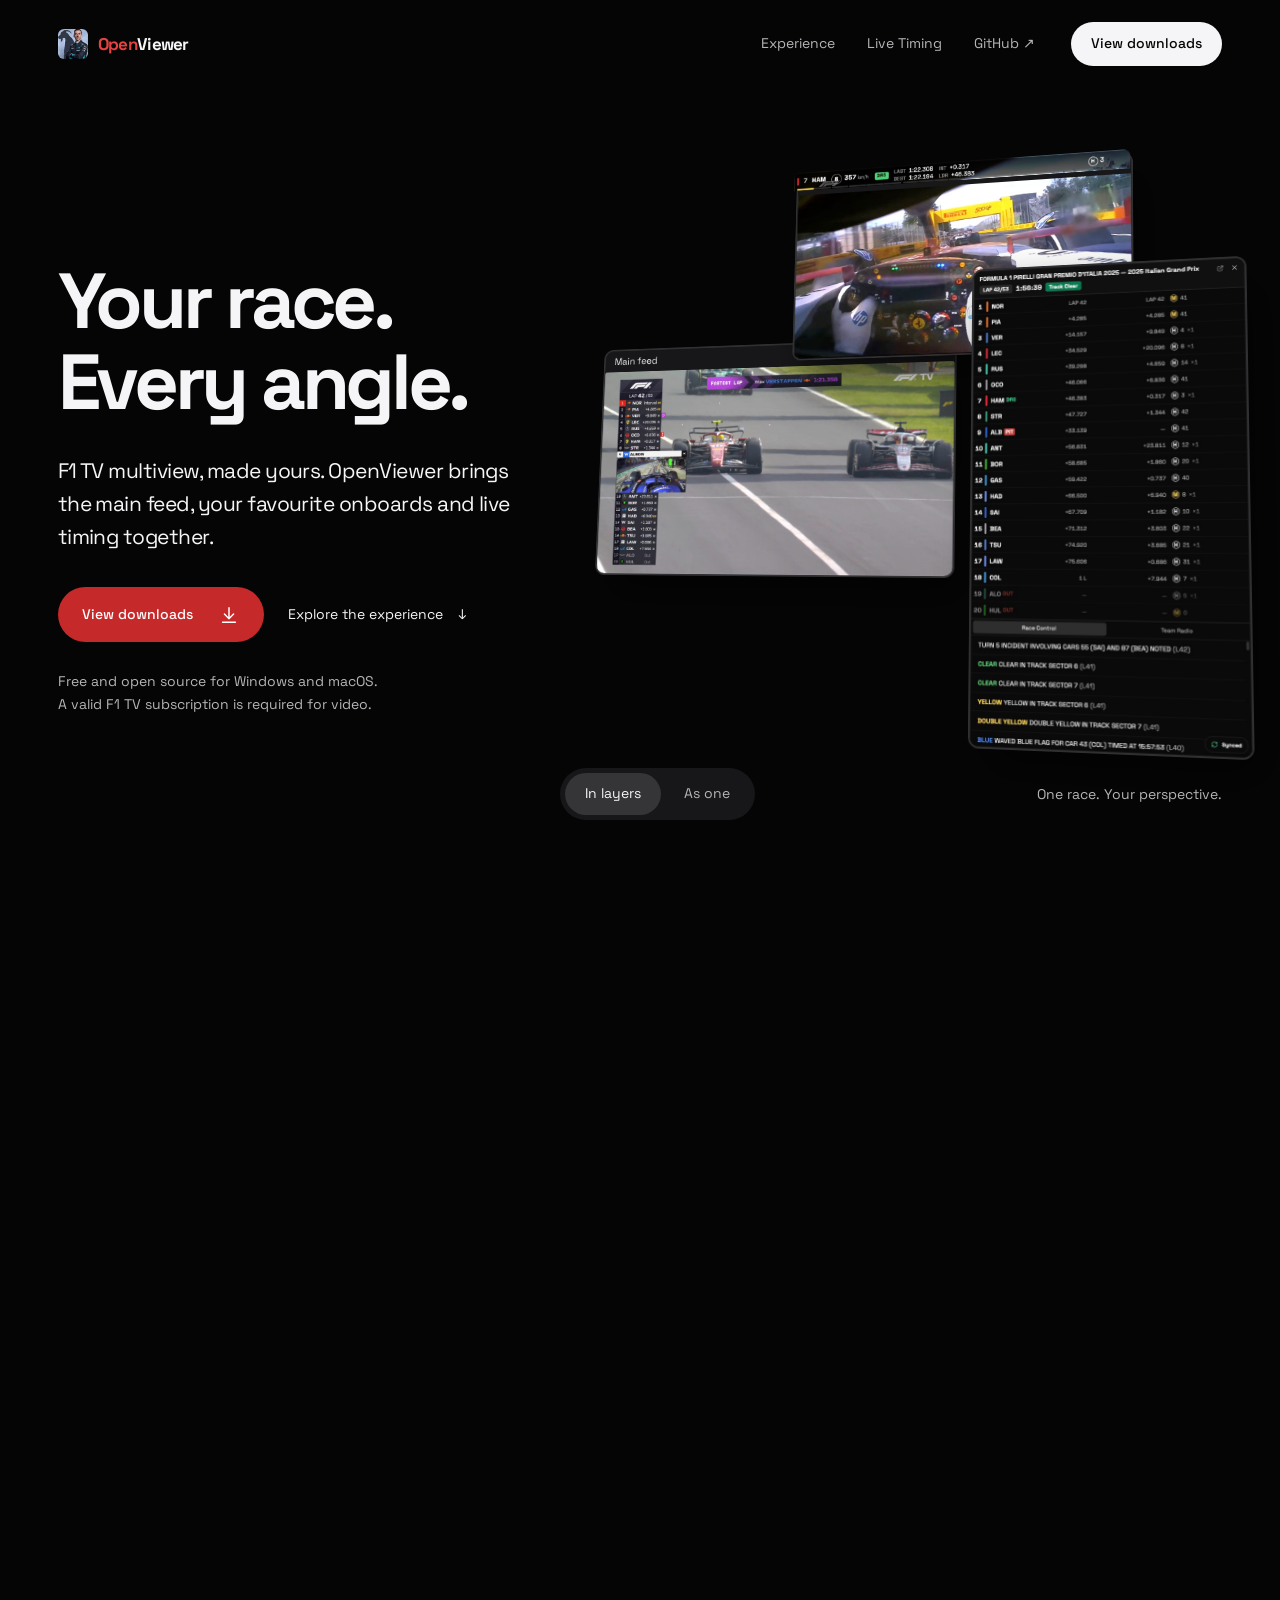
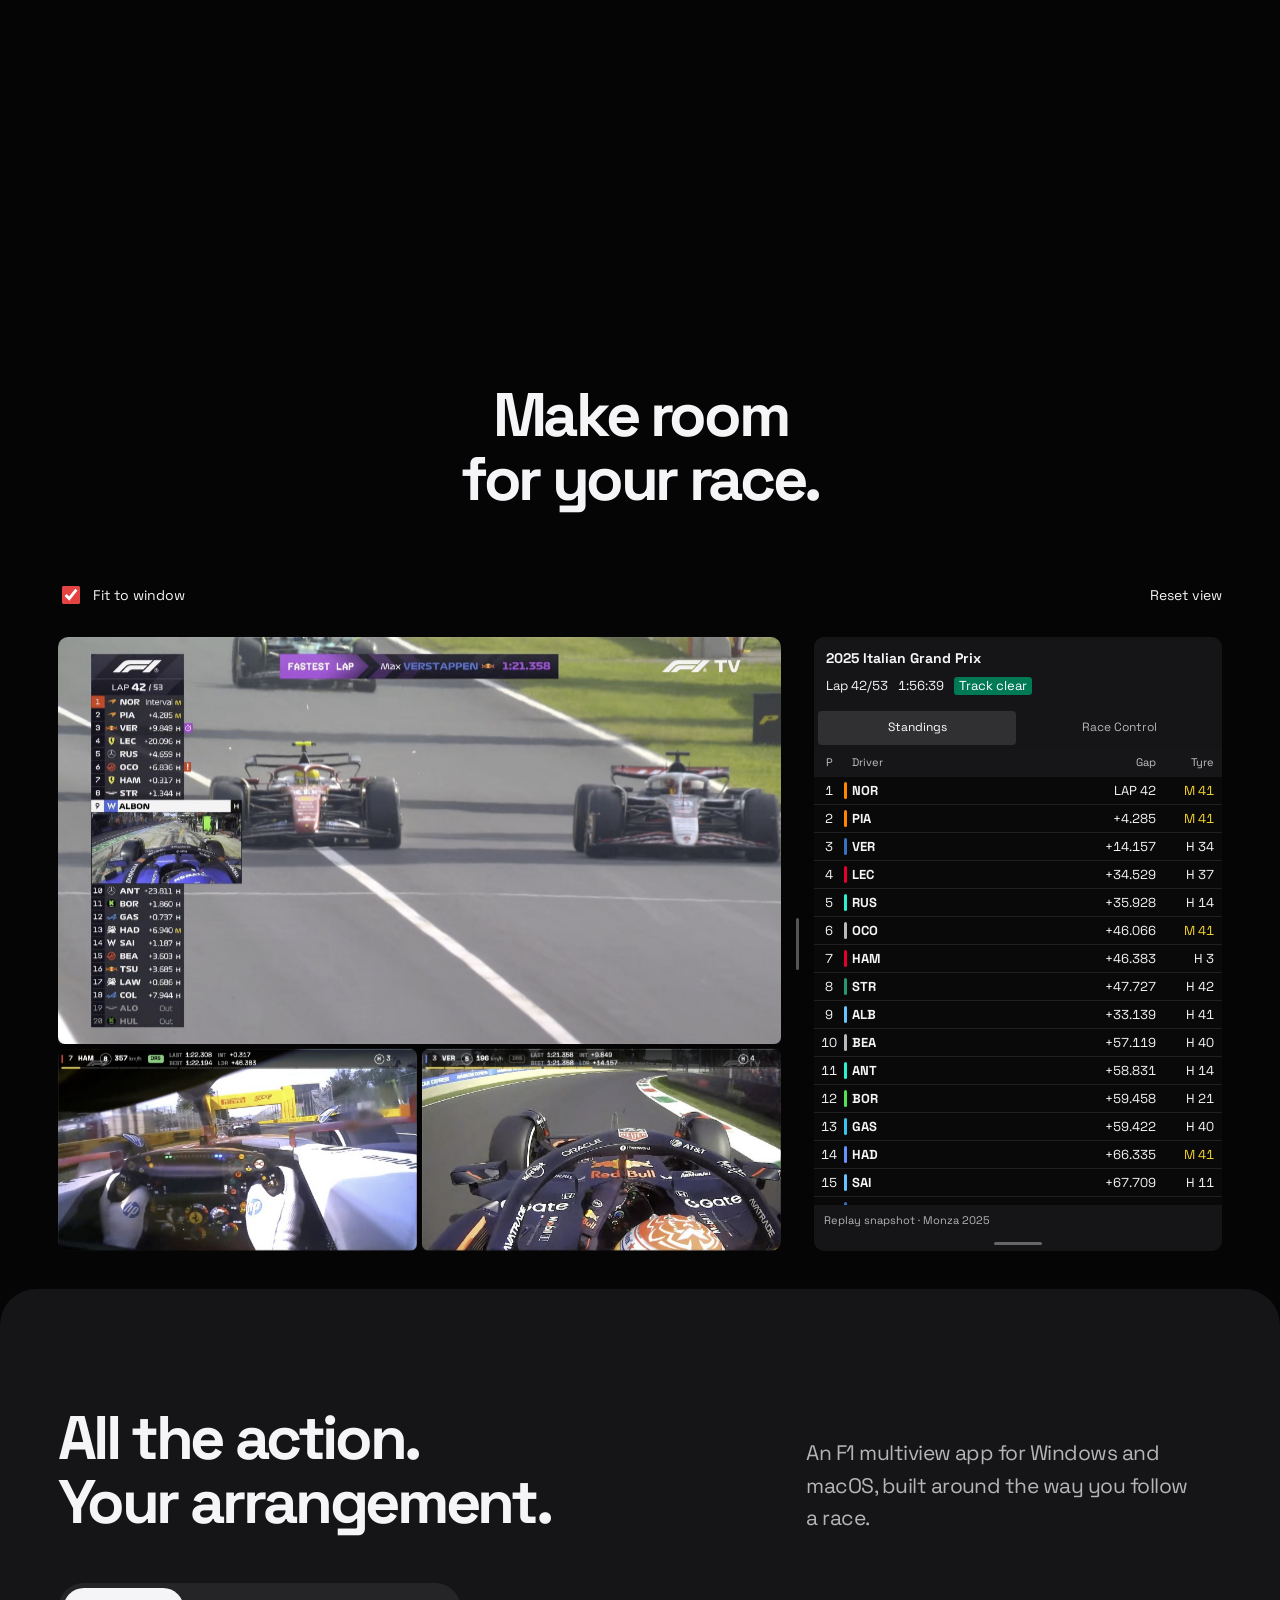
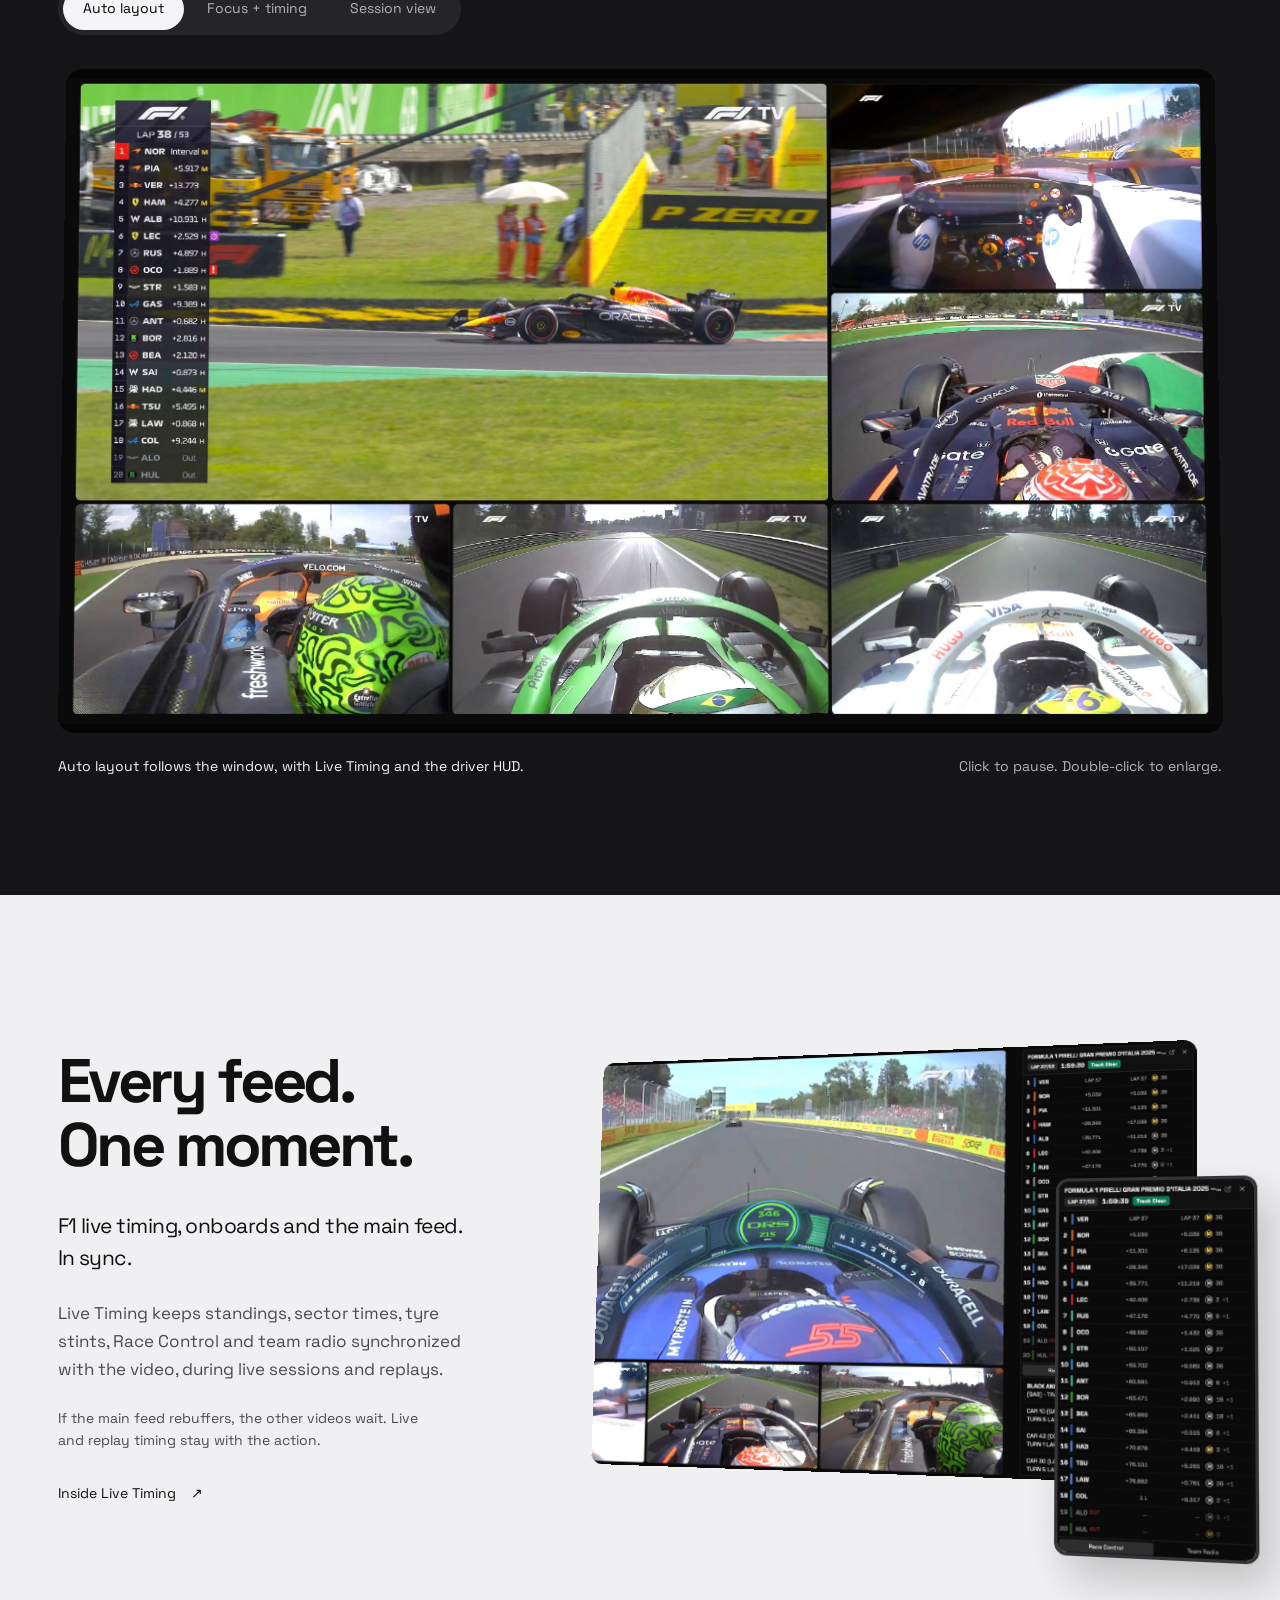
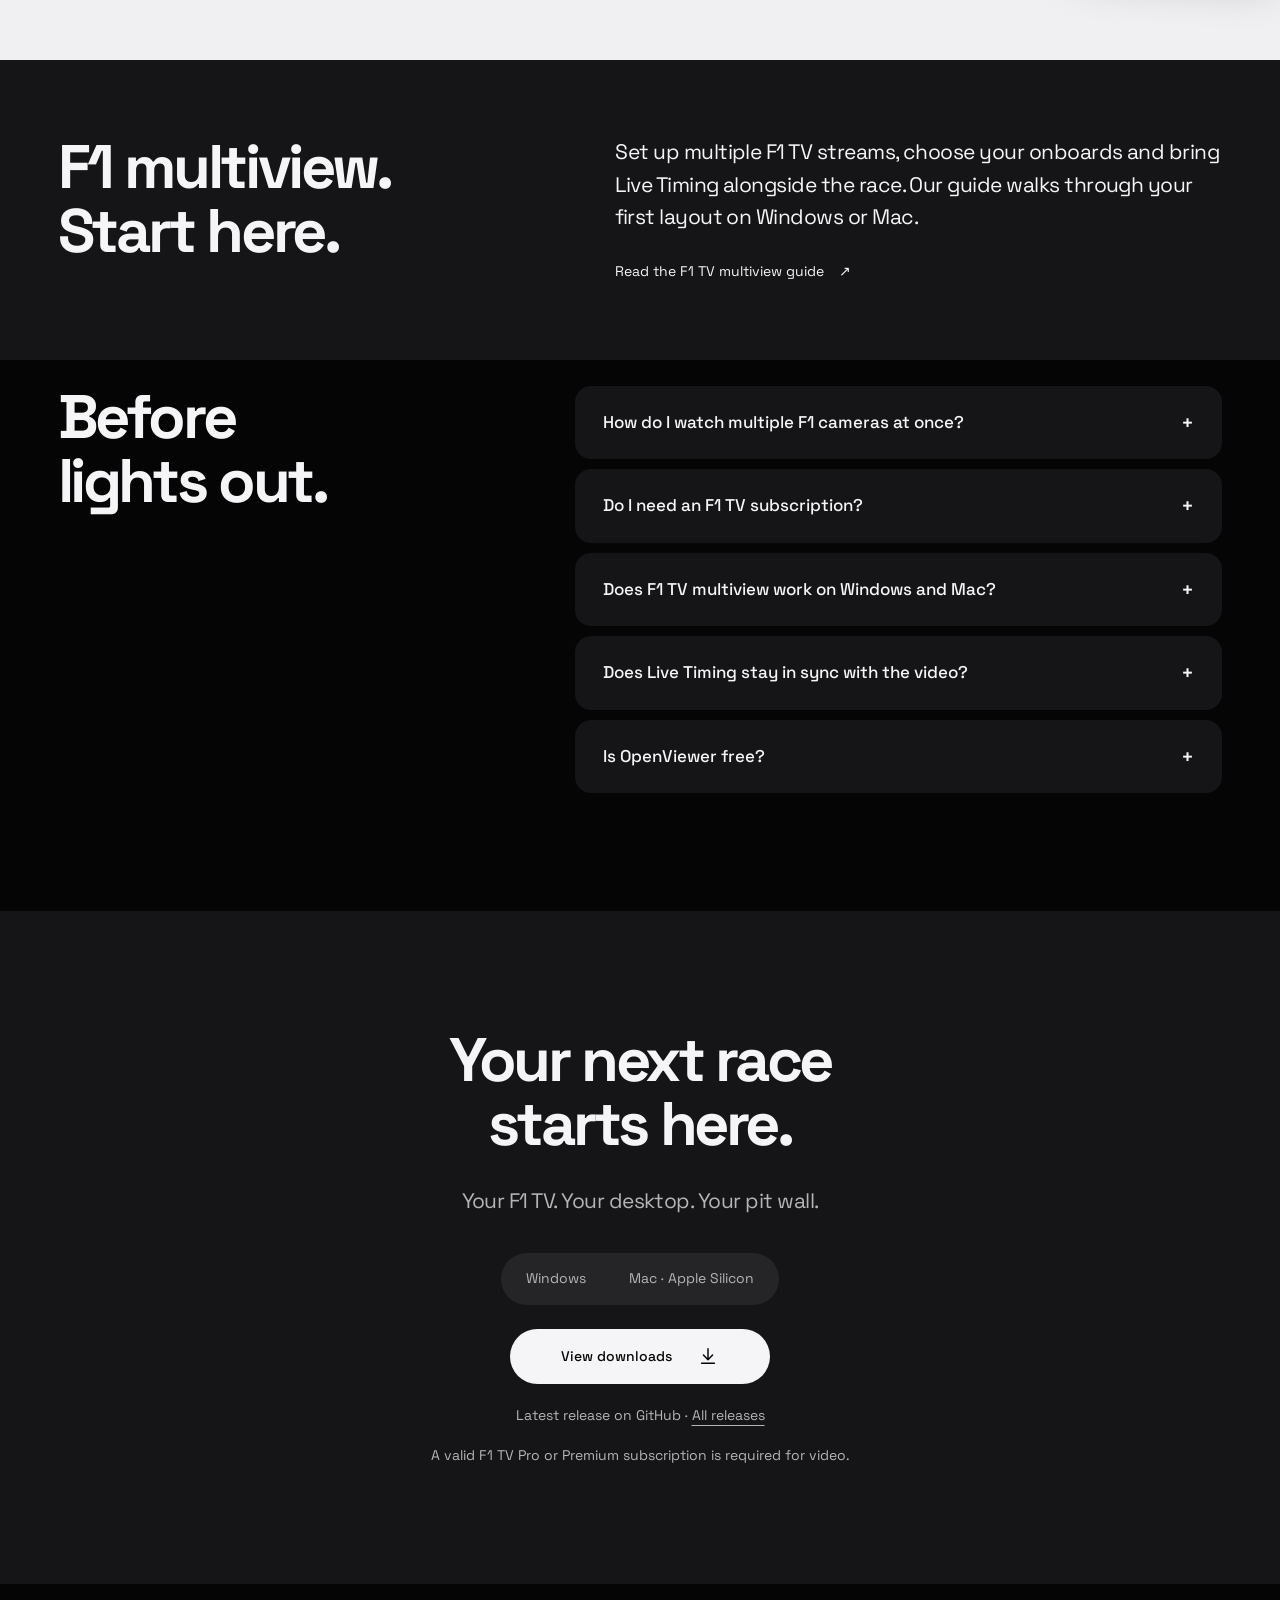
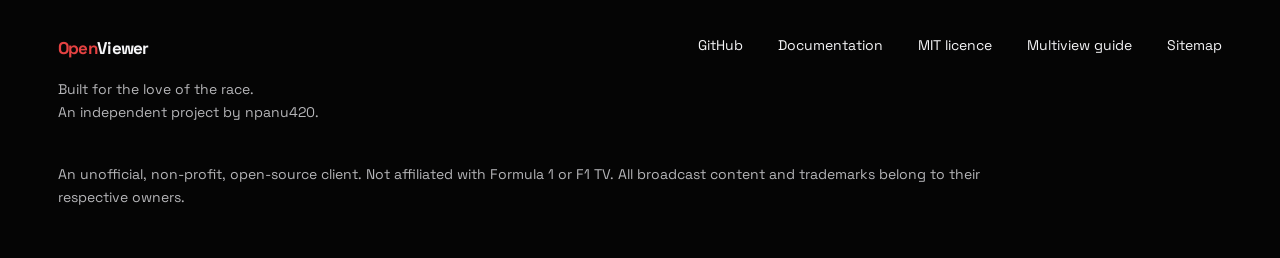
<file: index.html>
<!doctype html>
<html lang="en">
<head>
  <meta charset="utf-8">
  <meta name="google-site-verification" content="cEhkAy2MqYsRJxxLP0mTaeOP2c90HiJ3ruNMBMlHJqE">
  <meta name="viewport" content="width=device-width, initial-scale=1">
  <meta name="theme-color" content="#050505">
  <title>OpenViewer — F1 TV Multiview &amp; Live Timing</title>
  <meta name="description" content="Build your F1 TV multiview with synced onboards, live timing and saved layouts. OpenViewer is free and open source for Windows and macOS. Subscription required.">
  <meta name="robots" content="index,follow,max-image-preview:large,max-snippet:-1,max-video-preview:-1">
  <link rel="canonical" href="https://npanu420.github.io/openviewer/">
  <meta property="og:type" content="website">
  <meta property="og:site_name" content="OpenViewer">
  <meta property="og:locale" content="en_GB">
  <meta property="og:title" content="OpenViewer — F1 TV Multiview &amp; Live Timing">
  <meta property="og:description" content="Build your F1 TV multiview with synced onboards, live timing and saved layouts. OpenViewer is free and open source for Windows and macOS. Subscription required.">
  <meta property="og:url" content="https://npanu420.github.io/openviewer/">
  <meta property="og:image" content="https://npanu420.github.io/openviewer/assets/openviewer-social.jpg">
  <meta property="og:image:secure_url" content="https://npanu420.github.io/openviewer/assets/openviewer-social.jpg">
  <meta property="og:image:type" content="image/jpeg">
  <meta property="og:image:width" content="1200">
  <meta property="og:image:height" content="630">
  <meta property="og:image:alt" content="OpenViewer: Your race. Every angle. Main feed, onboard telemetry and Live Timing, together.">
  <meta name="twitter:card" content="summary_large_image">
  <meta name="twitter:title" content="OpenViewer — F1 TV Multiview &amp; Live Timing">
  <meta name="twitter:description" content="Build your F1 TV multiview with synced onboards, live timing and saved layouts. OpenViewer is free and open source for Windows and macOS. Subscription required.">
  <meta name="twitter:image" content="https://npanu420.github.io/openviewer/assets/openviewer-social.jpg">
  <meta name="twitter:image:alt" content="OpenViewer multiview with the race feed, an onboard and Live Timing.">
  <link rel="icon" href="assets/app-icon.png">
  <link rel="preload" href="assets/space-grotesk-700.woff2" as="font" type="font/woff2" crossorigin>
  <link rel="stylesheet" href="assets/motion/stage.css">
  <link rel="stylesheet" href="pitwall.css?v=20261116-default2">
  <script>document.documentElement.classList.add('js')</script>
  <script src="assets/motion/gsap.min.js" defer></script>
  <script src="assets/motion/ScrollTrigger.min.js" defer></script>
  <script src="assets/motion/stage.js" defer></script>
  <script src="pitwall.js" defer></script>
  <script src="downloads.js" defer></script>
  <script src="auto-tiling.js" defer></script>
  <script src="timing-demo.js?v=20261116-default2" defer></script>
  <script type="application/ld+json">
{
  "@context": "https://schema.org",
  "@graph": [
    {
      "@type": "WebSite",
      "@id": "https://npanu420.github.io/openviewer/#website",
      "url": "https://npanu420.github.io/openviewer/",
      "name": "OpenViewer",
      "description": "Build your F1 TV multiview with synced onboards, live timing and saved layouts. OpenViewer is free and open source for Windows and macOS. Subscription required.",
      "inLanguage": "en",
      "publisher": {
        "@id": "https://npanu420.github.io/openviewer/#author"
      }
    },
    {
      "@type": "WebPage",
      "@id": "https://npanu420.github.io/openviewer/#webpage",
      "url": "https://npanu420.github.io/openviewer/",
      "name": "OpenViewer — F1 TV Multiview & Live Timing",
      "description": "Build your F1 TV multiview with synced onboards, live timing and saved layouts. OpenViewer is free and open source for Windows and macOS. Subscription required.",
      "inLanguage": "en",
      "isPartOf": {
        "@id": "https://npanu420.github.io/openviewer/#website"
      },
      "mainEntity": {
        "@id": "https://npanu420.github.io/openviewer/#project"
      },
      "primaryImageOfPage": {
        "@type": "ImageObject",
        "url": "https://npanu420.github.io/openviewer/assets/openviewer-social.jpg",
        "width": 1200,
        "height": 630
      }
    },
    {
      "@type": "SoftwareSourceCode",
      "@id": "https://npanu420.github.io/openviewer/#project",
      "name": "OpenViewer",
      "alternateName": "F1OpenViewer",
      "description": "Build your F1 TV multiview with synced onboards, live timing and saved layouts. OpenViewer is free and open source for Windows and macOS. Subscription required.",
      "url": "https://npanu420.github.io/openviewer/",
      "codeRepository": "https://github.com/npanu420/F1OpenViewer",
      "license": "https://github.com/npanu420/F1OpenViewer/blob/main/LICENSE",
      "programmingLanguage": "TypeScript",
      "runtimePlatform": [
        "Windows",
        "macOS (Apple Silicon)"
      ],
      "isAccessibleForFree": true,
      "author": {
        "@id": "https://npanu420.github.io/openviewer/#author"
      },
      "image": "https://npanu420.github.io/openviewer/assets/openviewer-social.jpg"
    },
    {
      "@type": "Person",
      "@id": "https://npanu420.github.io/openviewer/#author",
      "name": "npanu420",
      "url": "https://github.com/npanu420"
    }
  ]
}
  </script>
</head>
<body>
<a class="skip-link" href="#overview">Skip to content</a>
<header class="site-header">
  <div class="header-inner frame">
    <a class="brand" href="#overview" aria-label="OpenViewer home"><img src="assets/app-icon.png" width="30" height="30" alt=""><span><b>Open</b>Viewer</span></a>
    <nav aria-label="Main navigation"><a href="#layouts">Experience</a><a href="#timing">Live Timing</a><a href="https://github.com/npanu420/F1OpenViewer">GitHub <span aria-hidden="true">↗</span></a></nav>
    <a class="button button-small" data-download href="https://github.com/npanu420/F1OpenViewer/releases/latest"><span data-download-label>View downloads</span></a>
  </div>
</header>
<main>
<section class="scene hero-scene is-rest" id="overview" data-scene="hero-assembly" data-options='{"hold":1}'><div class="scene-stage"><div class="hero frame">
  <div class="hero-copy">
    <h1>Your race.<br> Every angle.</h1>
    <p class="lead">F1 TV multiview, made yours. OpenViewer brings the main feed, your favourite onboards and live timing together.</p>
    <div class="hero-actions"><a class="button button-red" data-download href="https://github.com/npanu420/F1OpenViewer/releases/latest"><span data-download-label>View downloads</span> <svg viewBox="0 0 24 24" aria-hidden="true"><path d="M12 4v12m-5-5 5 5 5-5M5 20h14"/></svg></a><a class="quiet-link" href="#layouts">Explore the experience <span aria-hidden="true">↓</span></a></div>
    <p class="small muted hero-requirement">Free and open source for Windows and macOS.<br>  A valid F1 TV subscription is required for video.</p>
  </div>
  <div class="hero-visual" data-ui aria-label="An exploded view of the actual OpenViewer multiview">
    <div class="depth-space">
      <div class="depth-rig">
        <div class="screen-plane plane-main"><div class="plane-caption"><span>Main feed</span></div><div class="source-crop crop-race-main"><img src="assets/race-detail.jpg" width="1920" height="1080" alt="Main race feed at the Italian Grand Prix" fetchpriority="high"></div></div>
        <div class="screen-plane plane-onboard"><div class="onboard-telemetry source-crop crop-onboard-data"><img src="assets/race-detail.jpg" width="1920" height="1080" alt="Actual Hamilton onboard data: gear, speed, DRS, lap times and intervals"></div><div class="source-crop crop-onboard-video"><img src="assets/race-detail.jpg" width="1920" height="1080" alt="Hamilton onboard camera at Monza"></div></div>
        <div class="screen-plane plane-timing"><div class="source-crop crop-race-timing"><img src="assets/race-detail.jpg" width="1920" height="1080" alt="Live Timing standings, tyre stints and Race Control messages"></div></div>
      </div>
    </div>
    <div class="depth-controls"><div class="segmented" role="group" aria-label="Screen presentation"><button type="button" data-depth="layers" aria-pressed="true">In layers</button><button type="button" data-depth="flat" aria-pressed="false">As one</button></div><span class="small muted depth-hint">One race. Your perspective.</span></div>
  </div>
</div></div></section>

<section class="layout-story section-space" id="layouts">
  <div class="frame"><div class="layout-heading"><h2>Make room<br> for your race.</h2></div><div class="dock-demo-controls"><label class="auto-fit-label"><input type="checkbox" data-dock-auto checked> Fit to window</label><button class="text-button" type="button" data-dock-reset>Reset view</button></div><label class="dock-width-control"><span>Timing width</span><input type="range" data-dock-width min="280" max="800" step="1" value="360" aria-label="Live Timing width"></label><div class="wide-screen layout-showcase" data-ui>
      <div class="layout-video-column"><div class="auto-feed-canvas" aria-label="Interactive automatic multiview layout"><button class="image-button auto-feed" data-feed="main" type="button" data-enlarge aria-label="Enlarge main race feed"><img src="assets/feed-main.jpg" width="1257" height="706" alt="Main race feed" loading="eager" decoding="async"></button><button class="image-button auto-feed" data-feed="ham" type="button" data-enlarge aria-label="Enlarge hamilton onboard with driver hud"><img src="assets/feed-ham.jpg" width="625" height="352" alt="Hamilton onboard with driver HUD" loading="eager" decoding="async"></button><button class="image-button auto-feed" data-feed="ver" type="button" data-enlarge aria-label="Enlarge verstappen onboard with driver hud"><img src="assets/feed-ver.jpg" width="625" height="352" alt="Verstappen onboard with driver HUD" loading="eager" decoding="async"></button><button class="image-button auto-feed" data-feed="nor" type="button" data-enlarge aria-label="Enlarge mclaren onboard" hidden><img src="assets/feed-nor.jpg" width="619" height="348" alt="McLaren onboard" loading="eager" decoding="async"></button><button class="image-button auto-feed" data-feed="hul" type="button" data-enlarge aria-label="Enlarge sauber onboard" hidden><img src="assets/feed-hul.jpg" width="619" height="348" alt="Sauber onboard" loading="eager" decoding="async"></button><button class="image-button auto-feed" data-feed="law" type="button" data-enlarge aria-label="Enlarge racing bulls onboard" hidden><img src="assets/feed-law.jpg" width="619" height="348" alt="Racing Bulls onboard" loading="eager" decoding="async"></button></div></div>
      <div class="dock-width-handle" role="separator" tabindex="0" aria-orientation="vertical" aria-label="Resize Live Timing width" aria-valuemin="280" aria-valuemax="800" aria-valuenow="360"><span></span></div>
      <figure class="layout-timing-panel interactive-dock" aria-label="Interactive replay timing snapshot">
        <header class="dock-session"><strong>2025 Italian Grand Prix</strong><div><span>Lap 42/53</span><span>1:56:39</span><span class="track-clear">Track clear</span></div></header>
        <div class="dock-panel-tabs" role="tablist" aria-label="Timing panels"><button type="button" role="tab" data-dock-tab="standings" aria-selected="true" aria-controls="dock-standings" id="dock-tab-standings">Standings</button><button type="button" role="tab" data-dock-tab="control" aria-selected="false" aria-controls="dock-control" id="dock-tab-control" tabindex="-1">Race Control</button></div>
        <div class="dock-content"><div class="dock-standings" id="dock-standings" role="tabpanel" aria-labelledby="dock-tab-standings"><table aria-label="Italian Grand Prix replay standings"><thead><tr><th scope="col">P</th><th scope="col">Driver</th><th scope="col">Gap</th><th scope="col" class="dock-interval">Interval</th><th scope="col">Tyre</th></tr></thead><tbody></tbody></table></div><div class="dock-control" id="dock-control" role="tabpanel" aria-labelledby="dock-tab-control" hidden></div></div>
        <figcaption class="dock-snapshot">Replay snapshot · Monza 2025</figcaption>
        <div class="dock-height-handle" role="separator" tabindex="0" aria-orientation="horizontal" aria-label="Resize Live Timing height" aria-valuemin="380" aria-valuemax="1120" aria-valuenow="620"><span></span></div>
      </figure>
    </div></div>
</section>

<section class="experience section-space" id="experience">
  <div class="frame">
    <div class="section-heading"><h2>All the action.<br> Your arrangement.</h2><p class="lead muted">An F1 multiview app for Windows and macOS, built around the way you follow a race.</p></div>
    <div class="experience-controls"><div class="segmented" role="group" aria-label="Choose a viewing mode"><button type="button" data-view="multiview" aria-pressed="true">Auto layout</button><button type="button" data-view="focus" aria-pressed="false">Focus + timing</button><button type="button" data-view="session" aria-pressed="false">Session view</button></div><button class="text-button" type="button" data-open-current hidden>View full size <span aria-hidden="true">↗</span></button></div>
    <div class="product-screen" data-ui><div class="experience-player" role="button" tabindex="0" aria-label="Play video. Double-click to enlarge." aria-describedby="player-help"><video class="experience-video" muted loop playsinline disablepictureinpicture disableremoteplayback preload="none" poster="assets/multiview.jpg" width="2560" height="1482" aria-label="OpenViewer auto layout demonstration: streams, Live Timing and driver HUD"><source src="assets/auto-layout-demo.mp4" type="video/mp4"><a href="assets/auto-layout-demo.mp4">Watch the auto layout video</a></video></div><button class="image-button experience-still" hidden type="button" data-enlarge aria-label="Enlarge the selected OpenViewer screenshot"><img class="experience-image" src="assets/multiview.jpg" width="1920" height="1080" alt="OpenViewer fullscreen multiview with a main feed and five onboard cameras" loading="lazy"></button></div>
    <div class="experience-caption"><p class="small" id="view-description" aria-live="polite">Auto layout follows the window, with Live Timing and the driver HUD.</p><span class="small muted" id="player-help">Click to pause. Double-click to enlarge.</span></div>
  </div>
</section>



<section class="timing section-space" id="timing">
  <div class="frame timing-layout">
    <div class="timing-copy"><h2>Every feed.<br> One moment.</h2><p class="lead">F1 live timing, onboards and the main feed. In sync.</p><p class="muted">Live Timing keeps standings, sector times, tyre stints, Race Control and team radio synchronized with the video, during live sessions and replays.</p><p class="small muted">If the main feed rebuffers, the other videos wait. Live and replay timing stay with the action.</p><a class="quiet-link" href="https://github.com/npanu420/F1OpenViewer#live-timing">Inside Live Timing <span aria-hidden="true">↗</span></a></div>
    <div class="timing-gallery" data-ui><button class="image-button timing-image" type="button" data-enlarge aria-label="Enlarge Focus view with Live Timing"><img src="assets/focus-timing.jpg" width="1920" height="1080" alt="An onboard video, three supporting feeds and synchronized Live Timing" loading="lazy"></button><div class="timing-detail"><div class="source-crop crop-timing-detail"><img src="assets/focus-timing.jpg" width="1920" height="1080" alt="Detail of the actual OpenViewer timing panel" loading="lazy"></div></div></div>
  </div>
</section>



<section class="reading-section" id="guide"><div class="frame reading-grid"><h2>F1 multiview.<br> Start here.</h2><div><p class="lead">Set up multiple F1 TV streams, choose your onboards and bring Live Timing alongside the race. Our guide walks through your first layout on Windows or Mac.</p><a class="quiet-link" href="f1-tv-multiview/">Read the F1 TV multiview guide <span aria-hidden="true">↗</span></a></div></div></section>

<section class="faq section-space" id="questions"><div class="frame faq-layout"><h2>Before<br> lights out.</h2><div class="faq-items">
  <details><summary>How do I watch multiple F1 cameras at once?<span aria-hidden="true">+</span></summary><p>Open a session in OpenViewer, choose the main feed and the onboard cameras you want, then use auto layout or arrange the panels yourself. See the <a href="f1-tv-multiview/">F1 TV multiview setup guide</a> for the full walkthrough.</p></details>
  <details><summary>Do I need an F1 TV subscription?<span aria-hidden="true">+</span></summary><p>Yes. Video playback requires your own active F1 TV Pro or Premium subscription. F1 TV’s regional restrictions and entitlement checks still apply.</p></details>
  <details><summary>Does F1 TV multiview work on Windows and Mac?<span aria-hidden="true">+</span></summary><p>Windows and macOS are supported. The Mac download is for Apple Silicon. The download buttons check the latest published release on GitHub; see the release page for every available build.</p></details>
  <details><summary>Does Live Timing stay in sync with the video?<span aria-hidden="true">+</span></summary><p>Yes. Live Timing stays synchronized with the video during live sessions and replays, so standings, gaps, tyre stints, Race Control and team radio follow the action you are watching.</p></details>
  <details><summary>Is OpenViewer free?<span aria-hidden="true">+</span></summary><p>The app is free and open source under the MIT licence, with no ads or telemetry. Your F1 TV video subscription is separate. Live Timing uses a public archive and does not require F1 TV login.</p></details>
</div></div></section>

<section class="download section-space" id="download"><div class="frame download-inner"><h2>Your next race<br> starts here.</h2><p class="lead muted">Your F1 TV. Your desktop. Your pit wall.</p><div class="segmented platform-controls" role="group" aria-label="Choose your operating system"><button type="button" data-platform="windows" aria-pressed="false">Windows</button><button type="button" data-platform="mac" aria-pressed="false">Mac · Apple Silicon</button></div><a class="button download-link" data-download href="https://github.com/npanu420/F1OpenViewer/releases/latest"><span data-download-label>View downloads</span><svg viewBox="0 0 24 24" aria-hidden="true"><path d="M12 4v12m-5-5 5 5 5-5M5 20h14"/></svg></a><p class="small muted release-note"><span data-release-label aria-live="polite">Latest release on GitHub</span> <span aria-hidden="true">·</span> <a href="https://github.com/npanu420/F1OpenViewer/releases/latest" data-release-page>All releases</a></p><p class="small muted">A valid F1 TV Pro or Premium subscription is required for video.</p></div></section>
</main>
<footer class="site-footer frame"><div class="footer-top"><div><a class="brand" href="#overview"><span><b>Open</b>Viewer</span></a><p class="small muted">Built for the love of the race.<br> An independent project by npanu420.</p></div><div class="footer-links"><a href="https://github.com/npanu420/F1OpenViewer">GitHub</a><a href="https://github.com/npanu420/F1OpenViewer/blob/main/docs/SETUP.md">Documentation</a><a href="https://github.com/npanu420/F1OpenViewer/blob/main/LICENSE">MIT licence</a><a href="f1-tv-multiview/">Multiview guide</a><a href="sitemap.xml">Sitemap</a></div></div><p class="legal small muted">An unofficial, non-profit, open-source client. Not affiliated with Formula 1 or F1 TV. All broadcast content and trademarks belong to their respective owners.</p></footer>
<dialog class="lightbox"><div class="lightbox-top"><p class="small">OpenViewer</p><button class="close-lightbox" type="button" autofocus aria-label="Close enlarged view">Close <span aria-hidden="true">×</span></button></div><img src="assets/multiview.jpg" width="1920" height="1080" alt="Enlarged OpenViewer screenshot"><div class="lightbox-player" hidden role="button" tabindex="0" aria-label="Pause video. Double-click to enlarge."><video class="lightbox-video" muted playsinline disablepictureinpicture disableremoteplayback hidden aria-label="OpenViewer auto layout demonstration"></video></div></dialog>
</body>
</html>
</file>
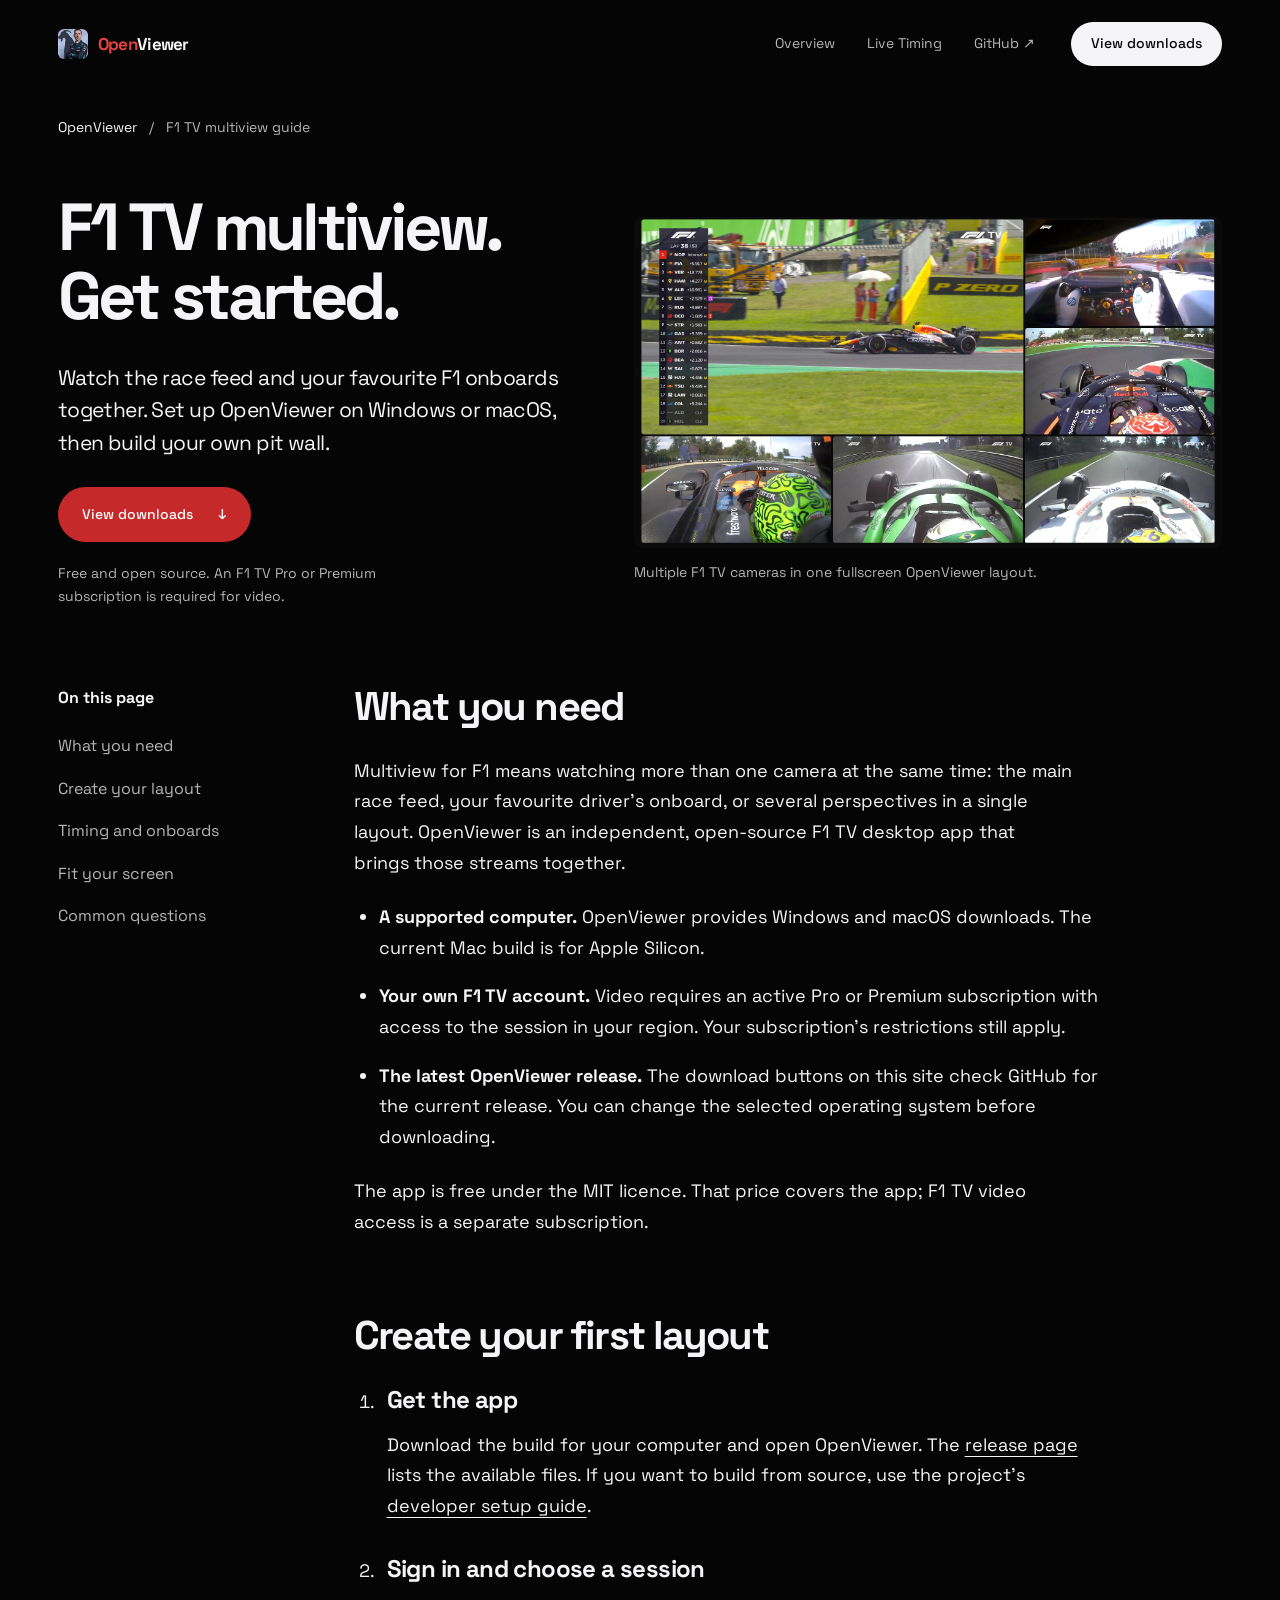
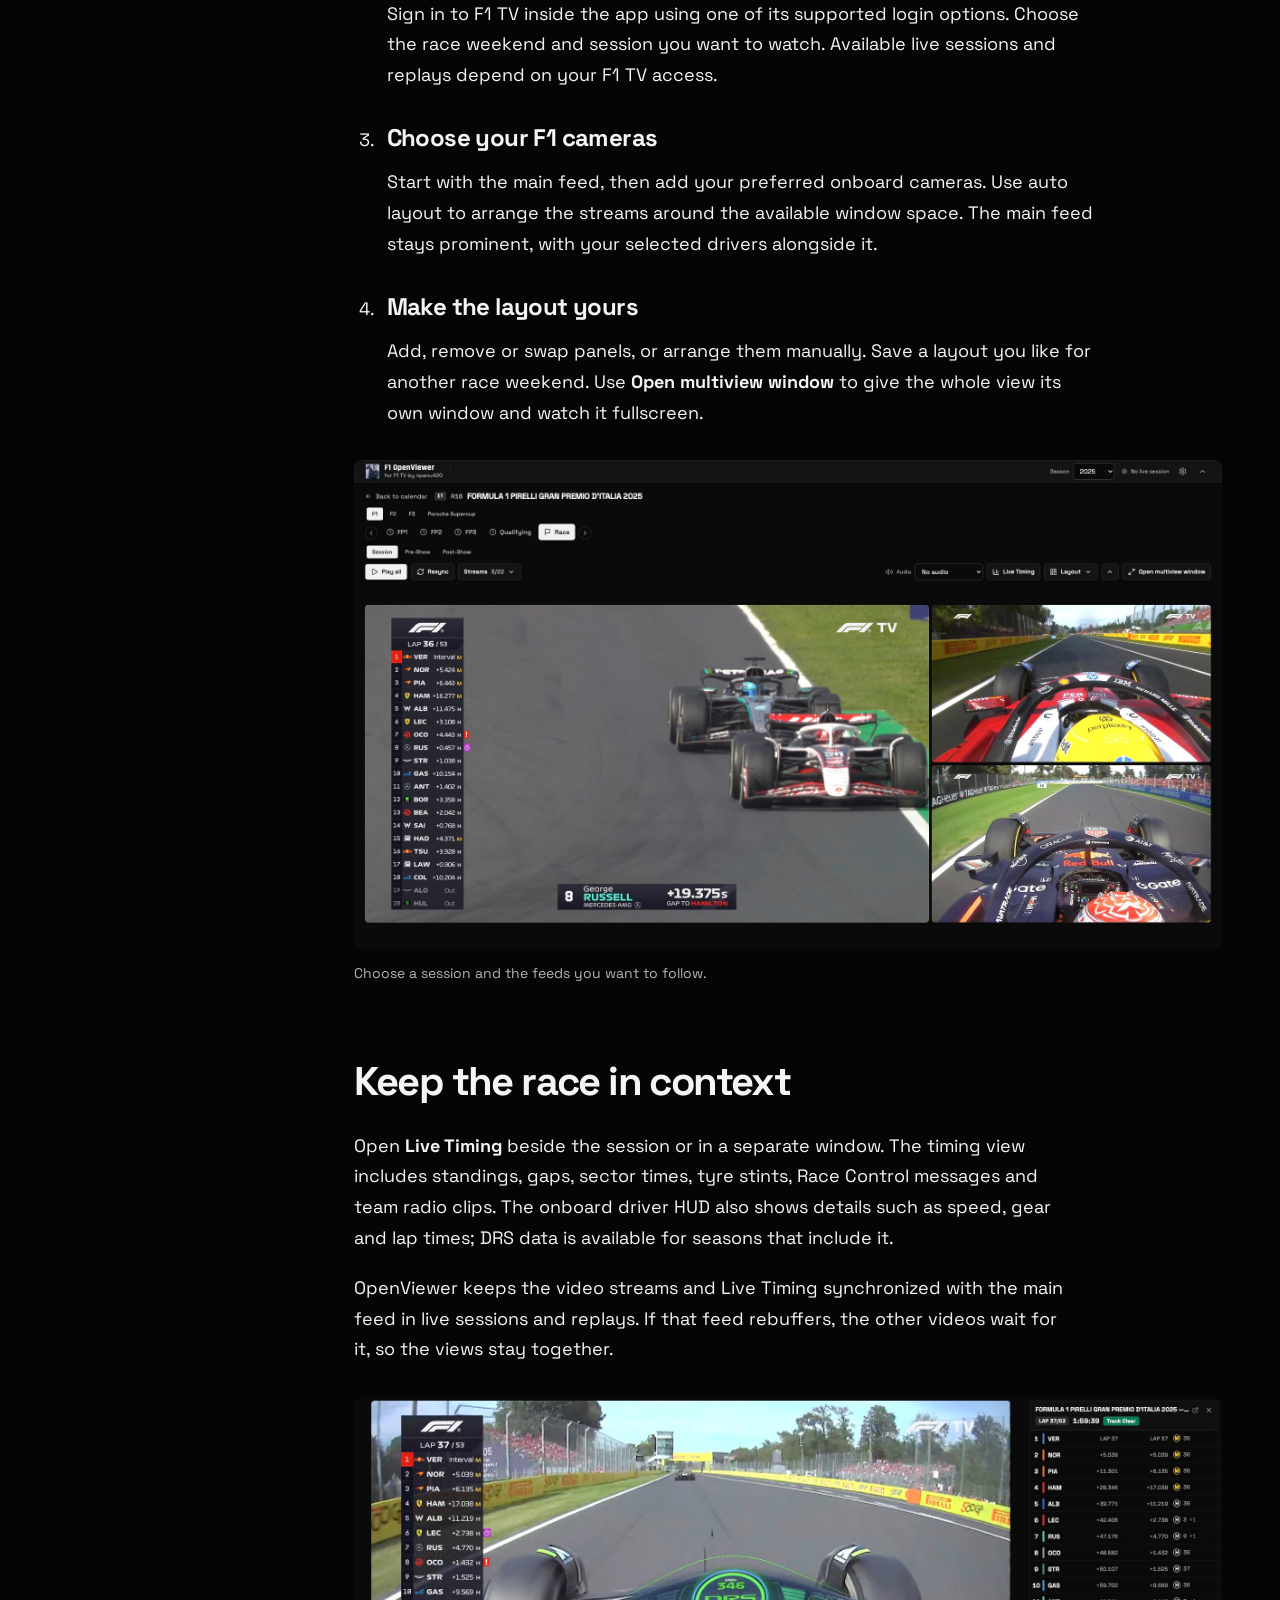
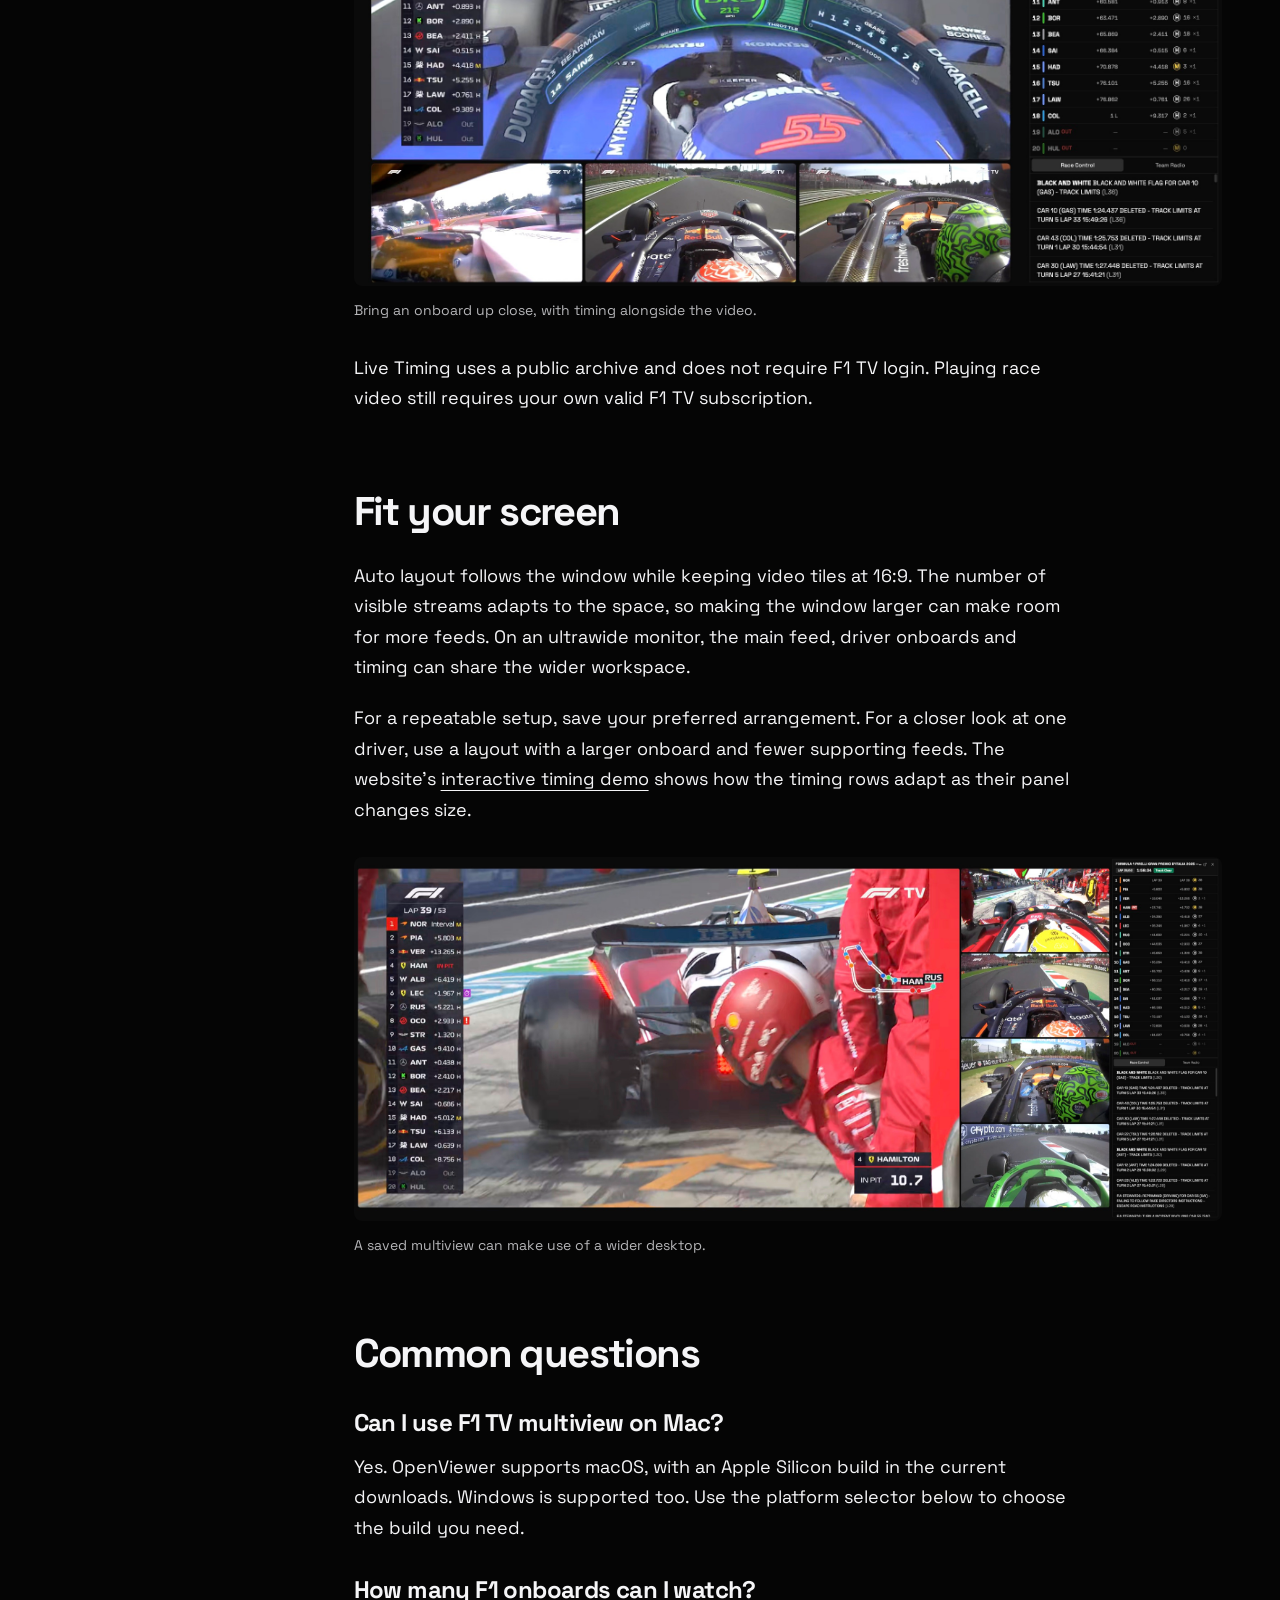
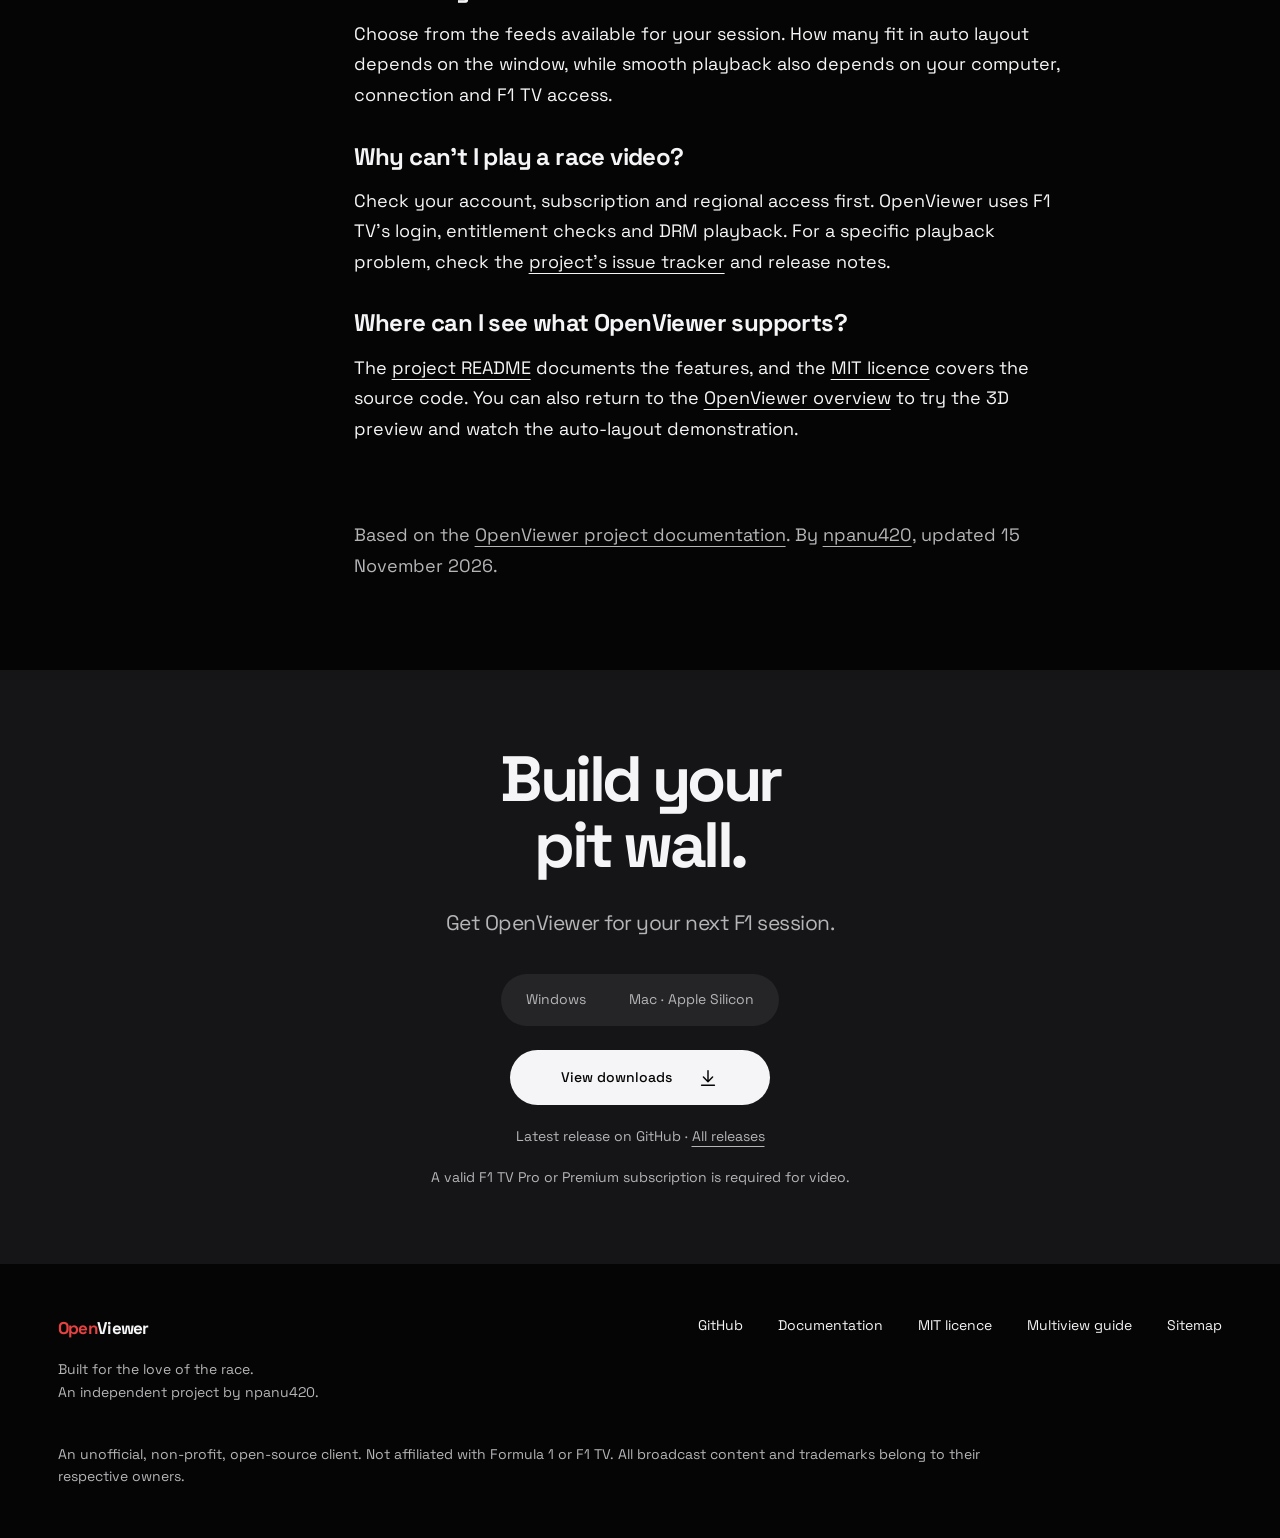
<file: f1-tv-multiview/index.html>
<!doctype html>
<html lang="en">
<head>
  <meta charset="utf-8">
  <meta name="viewport" content="width=device-width, initial-scale=1">
  <meta name="theme-color" content="#050505">
  <title>F1 TV Multiview on Windows &amp; Mac: Setup Guide | OpenViewer</title>
  <meta name="description" content="Set up F1 TV multiview with OpenViewer. Choose onboard cameras, save layouts and keep Live Timing in sync on Windows or Apple Silicon Mac.">
  <meta name="robots" content="index,follow,max-image-preview:large,max-snippet:-1,max-video-preview:-1">
  <link rel="canonical" href="https://npanu420.github.io/openviewer/f1-tv-multiview/">
  <meta property="og:type" content="website">
  <meta property="og:site_name" content="OpenViewer">
  <meta property="og:locale" content="en_GB">
  <meta property="og:title" content="F1 TV Multiview on Windows &amp; Mac: Setup Guide | OpenViewer">
  <meta property="og:description" content="Set up F1 TV multiview with OpenViewer. Choose onboard cameras, save layouts and keep Live Timing in sync on Windows or Apple Silicon Mac.">
  <meta property="og:url" content="https://npanu420.github.io/openviewer/f1-tv-multiview/">
  <meta property="og:image" content="https://npanu420.github.io/openviewer/assets/openviewer-social.jpg">
  <meta property="og:image:secure_url" content="https://npanu420.github.io/openviewer/assets/openviewer-social.jpg">
  <meta property="og:image:type" content="image/jpeg">
  <meta property="og:image:width" content="1200">
  <meta property="og:image:height" content="630">
  <meta property="og:image:alt" content="OpenViewer: Your race. Every angle. Main feed, onboard telemetry and Live Timing, together.">
  <meta name="twitter:card" content="summary_large_image">
  <meta name="twitter:title" content="F1 TV Multiview on Windows &amp; Mac: Setup Guide | OpenViewer">
  <meta name="twitter:description" content="Set up F1 TV multiview with OpenViewer. Choose onboard cameras, save layouts and keep Live Timing in sync on Windows or Apple Silicon Mac.">
  <meta name="twitter:image" content="https://npanu420.github.io/openviewer/assets/openviewer-social.jpg">
  <meta name="twitter:image:alt" content="OpenViewer multiview with the race feed, an onboard and Live Timing.">
  <link rel="icon" href="../assets/app-icon.png">
  <link rel="preload" href="../assets/space-grotesk-700.woff2" as="font" type="font/woff2" crossorigin>
  <link rel="stylesheet" href="../pitwall.css?v=20261116-layout">

  <link rel="stylesheet" href="../guides.css">
  <script src="../downloads.js" defer></script>
  <script src="../guides.js" defer></script>
  <script type="application/ld+json">
{
  "@context": "https://schema.org",
  "@graph": [
    {
      "@type": "WebPage",
      "@id": "https://npanu420.github.io/openviewer/f1-tv-multiview/#webpage",
      "url": "https://npanu420.github.io/openviewer/f1-tv-multiview/",
      "name": "F1 TV Multiview on Windows & Mac: Setup Guide | OpenViewer",
      "description": "Set up F1 TV multiview with OpenViewer. Choose onboard cameras, save layouts and keep Live Timing in sync on Windows or Apple Silicon Mac.",
      "inLanguage": "en",
      "isPartOf": {
        "@id": "https://npanu420.github.io/openviewer/#website"
      },
      "mainEntity": {
        "@id": "https://npanu420.github.io/openviewer/f1-tv-multiview/#article"
      },
      "breadcrumb": {
        "@id": "https://npanu420.github.io/openviewer/f1-tv-multiview/#breadcrumbs"
      }
    },
    {
      "@type": "TechArticle",
      "@id": "https://npanu420.github.io/openviewer/f1-tv-multiview/#article",
      "url": "https://npanu420.github.io/openviewer/f1-tv-multiview/",
      "headline": "F1 TV multiview: get started with OpenViewer",
      "description": "Set up F1 TV multiview with OpenViewer. Choose onboard cameras, save layouts and keep Live Timing in sync on Windows or Apple Silicon Mac.",
      "inLanguage": "en",
      "datePublished": "2026-11-14",
      "dateModified": "2026-11-15",
      "author": {
        "@type": "Person",
        "name": "npanu420",
        "url": "https://github.com/npanu420"
      },
      "publisher": {
        "@type": "Person",
        "name": "npanu420",
        "url": "https://github.com/npanu420"
      },
      "image": [
        "https://npanu420.github.io/openviewer/assets/multiview.jpg",
        "https://npanu420.github.io/openviewer/assets/focus-timing.jpg"
      ],
      "mainEntityOfPage": {
        "@id": "https://npanu420.github.io/openviewer/f1-tv-multiview/#webpage"
      },
      "about": {
        "@id": "https://npanu420.github.io/openviewer/#project"
      }
    },
    {
      "@type": "BreadcrumbList",
      "@id": "https://npanu420.github.io/openviewer/f1-tv-multiview/#breadcrumbs",
      "itemListElement": [
        {
          "@type": "ListItem",
          "position": 1,
          "name": "OpenViewer",
          "item": "https://npanu420.github.io/openviewer/"
        },
        {
          "@type": "ListItem",
          "position": 2,
          "name": "F1 TV multiview guide",
          "item": "https://npanu420.github.io/openviewer/f1-tv-multiview/"
        }
      ]
    }
  ]
}
  </script>
</head>
<body class="guide-page">
<a class="skip-link" href="#guide-content">Skip to content</a><header class="site-header"><div class="header-inner frame"><a class="brand" href="../" aria-label="OpenViewer home"><img src="../assets/app-icon.png" width="30" height="30" alt=""><span><b>Open</b>Viewer</span></a><nav aria-label="Main navigation"><a href="../">Overview</a><a href="../#timing">Live Timing</a><a href="https://github.com/npanu420/F1OpenViewer">GitHub ↗</a></nav><a class="button button-small" data-download href="https://github.com/npanu420/F1OpenViewer/releases/latest"><span data-download-label>View downloads</span></a></div></header>
<main id="guide-content">
<div class="frame guide-breadcrumb"><nav aria-label="Breadcrumb"><a href="../">OpenViewer</a><span aria-hidden="true">/</span><span>F1 TV multiview guide</span></nav></div>
<section class="guide-hero frame"><div><h1>F1 TV multiview.<br> Get started.</h1><p class="lead">Watch the race feed and your favourite F1 onboards together. Set up OpenViewer on Windows or macOS, then build your own pit wall.</p><a class="button button-red" data-download href="https://github.com/npanu420/F1OpenViewer/releases/latest"><span data-download-label>View downloads</span><span aria-hidden="true">↓</span></a><p class="small muted">Free and open source. An F1 TV Pro or Premium subscription is required for video.</p></div><figure><a href="../assets/multiview.jpg" aria-label="Open the F1 multiview screenshot at full size"><img src="../assets/multiview.jpg" width="1920" height="1080" alt="OpenViewer showing the F1 race feed and several driver onboard cameras in one multiview" fetchpriority="high"></a><figcaption>Multiple F1 TV cameras in one fullscreen OpenViewer layout.</figcaption></figure></section>
<div class="frame guide-body"><aside class="guide-toc"><nav aria-label="On this page"><p>On this page</p><a href="#requirements">What you need</a><a href="#first-layout">Create your layout</a><a href="#timing-onboards">Timing and onboards</a><a href="#wide-screens">Fit your screen</a><a href="#questions">Common questions</a></nav></aside>
<article class="guide-article">
<section id="requirements"><h2>What you need</h2><p>Multiview for F1 means watching more than one camera at the same time: the main race feed, your favourite driver’s onboard, or several perspectives in a single layout. OpenViewer is an independent, open-source F1 TV desktop app that brings those streams together.</p><ul><li><strong>A supported computer.</strong> OpenViewer provides Windows and macOS downloads. The current Mac build is for Apple Silicon.</li><li><strong>Your own F1 TV account.</strong> Video requires an active Pro or Premium subscription with access to the session in your region. Your subscription’s restrictions still apply.</li><li><strong>The latest OpenViewer release.</strong> The download buttons on this site check GitHub for the current release. You can change the selected operating system before downloading.</li></ul><p>The app is free under the MIT licence. That price covers the app; F1 TV video access is a separate subscription.</p></section>
<section id="first-layout"><h2>Create your first layout</h2><ol class="guide-steps"><li><h3>Get the app</h3><p>Download the build for your computer and open OpenViewer. The <a href="https://github.com/npanu420/F1OpenViewer/releases/latest">release page</a> lists the available files. If you want to build from source, use the project’s <a href="https://github.com/npanu420/F1OpenViewer/blob/main/docs/SETUP.md">developer setup guide</a>.</p></li><li><h3>Sign in and choose a session</h3><p>Sign in to F1 TV inside the app using one of its supported login options. Choose the race weekend and session you want to watch. Available live sessions and replays depend on your F1 TV access.</p></li><li><h3>Choose your F1 cameras</h3><p>Start with the main feed, then add your preferred onboard cameras. Use auto layout to arrange the streams around the available window space. The main feed stays prominent, with your selected drivers alongside it.</p></li><li><h3>Make the layout yours</h3><p>Add, remove or swap panels, or arrange them manually. Save a layout you like for another race weekend. Use <strong>Open multiview window</strong> to give the whole view its own window and watch it fullscreen.</p></li></ol><figure><a href="../assets/session.jpg" aria-label="Open the session and feed selection screenshot at full size"><img src="../assets/session.jpg" width="1920" height="1080" alt="OpenViewer session view with F1 TV feed selection and layout controls" loading="lazy"></a><figcaption>Choose a session and the feeds you want to follow.</figcaption></figure></section>
<section id="timing-onboards"><h2>Keep the race in context</h2><p>Open <strong>Live Timing</strong> beside the session or in a separate window. The timing view includes standings, gaps, sector times, tyre stints, Race Control messages and team radio clips. The onboard driver HUD also shows details such as speed, gear and lap times; DRS data is available for seasons that include it.</p><p>OpenViewer keeps the video streams and Live Timing synchronized with the main feed in live sessions and replays. If that feed rebuffers, the other videos wait for it, so the views stay together.</p><figure><a href="../assets/focus-timing.jpg" aria-label="Open the F1 onboard and live timing screenshot at full size"><img src="../assets/focus-timing.jpg" width="1920" height="1080" alt="F1 onboard camera with supporting feeds and the OpenViewer Live Timing standings panel" loading="lazy"></a><figcaption>Bring an onboard up close, with timing alongside the video.</figcaption></figure><p>Live Timing uses a public archive and does not require F1 TV login. Playing race video still requires your own valid F1 TV subscription.</p></section>
<section id="wide-screens"><h2>Fit your screen</h2><p>Auto layout follows the window while keeping video tiles at 16:9. The number of visible streams adapts to the space, so making the window larger can make room for more feeds. On an ultrawide monitor, the main feed, driver onboards and timing can share the wider workspace.</p><p>For a repeatable setup, save your preferred arrangement. For a closer look at one driver, use a layout with a larger onboard and fewer supporting feeds. The website’s <a href="../#layouts">interactive timing demo</a> shows how the timing rows adapt as their panel changes size.</p><figure><a href="../assets/ultrawide.jpg" aria-label="Open the ultrawide F1 multiview screenshot at full size"><img src="../assets/ultrawide.jpg" width="3440" height="1440" alt="Ultrawide OpenViewer F1 multiview with a large race feed, several onboard cameras and timing" loading="lazy"></a><figcaption>A saved multiview can make use of a wider desktop.</figcaption></figure></section>
<section id="questions"><h2>Common questions</h2><h3>Can I use F1 TV multiview on Mac?</h3><p>Yes. OpenViewer supports macOS, with an Apple Silicon build in the current downloads. Windows is supported too. Use the platform selector below to choose the build you need.</p><h3>How many F1 onboards can I watch?</h3><p>Choose from the feeds available for your session. How many fit in auto layout depends on the window, while smooth playback also depends on your computer, connection and F1 TV access.</p><h3>Why can’t I play a race video?</h3><p>Check your account, subscription and regional access first. OpenViewer uses F1 TV’s login, entitlement checks and DRM playback. For a specific playback problem, check the <a href="https://github.com/npanu420/F1OpenViewer/issues">project’s issue tracker</a> and release notes.</p><h3>Where can I see what OpenViewer supports?</h3><p>The <a href="https://github.com/npanu420/F1OpenViewer#what-it-does">project README</a> documents the features, and the <a href="https://github.com/npanu420/F1OpenViewer/blob/main/LICENSE">MIT licence</a> covers the source code. You can also return to the <a href="../">OpenViewer overview</a> to try the 3D preview and watch the auto-layout demonstration.</p></section>
<footer class="guide-provenance"><p>Based on the <a href="https://github.com/npanu420/F1OpenViewer#what-it-does">OpenViewer project documentation</a>. By <a href="https://github.com/npanu420">npanu420</a>, updated <time datetime="2026-11-15">15 November 2026</time>.</p></footer></article></div>
<section class="download section-space" id="download"><div class="frame download-inner"><h2>Build your<br> pit wall.</h2><p class="lead muted">Get OpenViewer for your next F1 session.</p><div class="segmented platform-controls" role="group" aria-label="Choose your operating system"><button type="button" data-platform="windows" aria-pressed="false">Windows</button><button type="button" data-platform="mac" aria-pressed="false">Mac · Apple Silicon</button></div><a class="button download-link" data-download href="https://github.com/npanu420/F1OpenViewer/releases/latest"><span data-download-label>View downloads</span><svg viewBox="0 0 24 24" aria-hidden="true"><path d="M12 4v12m-5-5 5 5 5-5M5 20h14"/></svg></a><p class="small muted release-note"><span data-release-label aria-live="polite">Latest release on GitHub</span> <span aria-hidden="true">·</span> <a href="https://github.com/npanu420/F1OpenViewer/releases/latest" data-release-page>All releases</a></p><p class="small muted">A valid F1 TV Pro or Premium subscription is required for video.</p></div></section>
</main>
<footer class="site-footer frame"><div class="footer-top"><div><a class="brand" href="../"><span><b>Open</b>Viewer</span></a><p class="small muted">Built for the love of the race.<br> An independent project by npanu420.</p></div><div class="footer-links"><a href="https://github.com/npanu420/F1OpenViewer">GitHub</a><a href="https://github.com/npanu420/F1OpenViewer/blob/main/docs/SETUP.md">Documentation</a><a href="https://github.com/npanu420/F1OpenViewer/blob/main/LICENSE">MIT licence</a><a href="./">Multiview guide</a><a href="../sitemap.xml">Sitemap</a></div></div><p class="legal small muted">An unofficial, non-profit, open-source client. Not affiliated with Formula 1 or F1 TV. All broadcast content and trademarks belong to their respective owners.</p></footer>

</body>
</html>
</file>
<file: assets/motion/stage.css>
/* Shared scroll scene layout.
   Without .is-live (no script, a failed CDN, reduced motion, a phone set to 'rest') a scene is an ordinary
   section showing its finished composition. With it, the section is (hold + 1) screens tall and the
   stage sticks to the viewport for the hold. */

.scene { position: relative; }
.scene > .scene-stage { position: relative; }

html.js .scene.is-live { height: calc((var(--hold, 2) + 1) * 100svh); }
html.js .scene.is-live > .scene-stage {
  position: sticky;
  top: 0;
  height: 100svh;
  overflow: clip;       /* clip, not hidden: hidden would make the stage a scroll container */
  contain: layout paint;
}

/* Everything a scene moves is composited; nothing it moves is laid out again. */
.scene.is-live [data-move] { will-change: transform, opacity; }

/* Lenis */
html.is-smooth { scroll-behavior: auto; }
html.is-smooth body { overscroll-behavior: none; }

@media (prefers-reduced-motion: reduce) {
  html.js .scene.is-live { height: auto; }
  html.js .scene.is-live > .scene-stage { position: relative; height: auto; }
}
</file>
<file: pitwall.css>
@font-face{font-family:OpenViewer;src:url('assets/space-grotesk-400.woff2') format('woff2');font-weight:400;font-display:swap}
@font-face{font-family:OpenViewer;src:url('assets/space-grotesk-500.woff2') format('woff2');font-weight:500;font-display:swap}
@font-face{font-family:OpenViewer;src:url('assets/space-grotesk-700.woff2') format('woff2');font-weight:700;font-display:swap}
:root{--ground:#050505;--ink:#f5f5f7;--muted:#b5b5b8;--surface:#151517;--accent:#e54242;--action:#c62929;--gutter:clamp(22px,4.5vw,76px);--hero-type:clamp(62px,6.1vw,96px);--heading-type:clamp(42px,4.8vw,72px);--lead-type:21px;--body-type:17px;--small-type:14px;--font:'OpenViewer',sans-serif;--ease:cubic-bezier(.16,1,.3,1)}
*{box-sizing:border-box}html{scroll-behavior:smooth;scroll-padding-top:90px}body{margin:0;background:var(--ground);color:var(--ink);font:400 var(--body-type)/1.65 var(--font);-webkit-font-smoothing:antialiased}button,a{-webkit-tap-highlight-color:transparent}a{color:inherit;text-underline-offset:5px;text-decoration-thickness:1px}button{font:inherit;cursor:pointer}img{max-width:100%;height:auto;display:block}figure,p,h1,h2,h3{margin:0}h1,h2,h3{font-weight:700;letter-spacing:-.055em;line-height:1.04;text-wrap:balance}h1{font-size:var(--hero-type)}h2{font-size:var(--heading-type)}p{text-wrap:pretty}svg{width:22px;height:22px;fill:none;stroke:currentColor;stroke-width:1.6;stroke-linecap:round;stroke-linejoin:round;flex-shrink:0}.frame{width:min(100%,1600px);padding-inline:var(--gutter);margin-inline:auto}.lead{font-size:var(--lead-type);line-height:1.55;letter-spacing:-.025em}.small{font-size:var(--small-type);line-height:1.6}.muted{color:var(--muted)}.section-space{padding-block:118px}.site-header{background:var(--ground);position:sticky;top:0;z-index:30}.header-inner{height:88px;display:flex;align-items:center;gap:36px}.brand{display:inline-flex;align-items:center;gap:10px;letter-spacing:-.04em;font-size:var(--body-type);font-weight:700;white-space:nowrap;text-decoration:none}.brand img{width:30px;height:30px;border-radius:6px;object-fit:cover}.brand b{color:var(--accent)}nav{display:flex;gap:32px;margin-left:auto;font-size:var(--small-type)}nav a{text-decoration:none;color:var(--muted)}nav a:hover{color:var(--ink)}a,button{transition:opacity .2s ease,transform .3s var(--ease),background .2s ease}a:hover{opacity:.84}:focus-visible{outline:3px solid var(--accent);outline-offset:5px}.button{display:inline-flex;align-items:center;justify-content:center;gap:25px;padding:16px 24px;min-height:54px;border:0;border-radius:100px;text-decoration:none;background:var(--ink);color:var(--ground);font-size:var(--small-type);font-weight:500;white-space:nowrap}.button:hover{transform:translateY(-3px);opacity:1}.button:active{transform:translateY(1px)}.button-small{padding:10px 20px;min-height:40px}.button-red{background:var(--action);color:#fff}.quiet-link{display:inline-flex;gap:15px;align-items:center;font-size:var(--small-type);text-decoration:none}.quiet-link span{transition:transform .3s var(--ease)}.quiet-link:hover span{transform:translate(2px,-2px)}.skip-link{position:fixed;top:-100px;left:20px;z-index:100;background:var(--ink);color:var(--ground);padding:12px 20px}.skip-link:focus{top:10px}.hero{min-height:760px;display:grid;grid-template-columns:.95fr 1.35fr;gap:36px;align-items:center;padding-block:55px 80px;overflow:clip}.hero-copy{position:relative;z-index:2;padding-bottom:12px}.hero-copy .lead{margin-top:32px;max-width:36ch}.hero-actions{display:flex;gap:24px;align-items:center;margin-top:34px;flex-wrap:wrap}.hero-requirement{margin-top:28px}.hero-visual{min-width:0;position:relative;perspective:1500px}.depth-space{height:520px;perspective:1400px;display:flex;align-items:center;justify-content:center}.depth-rig{width:700px;height:460px;position:relative;flex-shrink:0;transform-style:preserve-3d;transform:rotateX(7deg) rotateY(-16deg) rotateZ(2deg);transition:transform 1s var(--ease)}.screen-plane{position:absolute;background:#18181a;border:3px solid #303033;border-radius:12px;overflow:hidden;backface-visibility:hidden;box-shadow:16px 24px 48px #0009;transition:transform 1s var(--ease);transform-style:preserve-3d}.plane-caption{height:30px;background:#171719;color:#eee;display:flex;align-items:center;justify-content:space-between;padding-inline:12px;font-size:12px;line-height:1}.plane-main{width:530px;left:8px;top:110px;transform:translateZ(0)}.plane-onboard{width:258px;left:432px;top:12px;transform:translateZ(95px)}.plane-onboard-two{width:258px;left:432px;top:300px;transform:translateZ(115px)}.plane-timing{width:130px;left:590px;top:160px;transform:translateZ(55px)}.source-crop{position:relative;overflow:hidden}.source-crop img{position:absolute;max-width:none;height:auto}.crop-main{aspect-ratio:1247/701}.crop-main img{width:153.97%;left:-1.925%;top:-1.14%}.crop-hamilton{aspect-ratio:619/347}.crop-hamilton img{width:310.18%;left:-206.3%;top:-2.3%}.crop-verstappen{aspect-ratio:619/347}.crop-verstappen img{width:310.18%;left:-206.3%;top:-104.32%}.crop-timing{aspect-ratio:418/1064}.crop-timing img{width:459.33%;left:-357.42%;top:-.752%}.depth-controls{display:flex;justify-content:space-between;gap:16px;align-items:center;position:relative;z-index:4;margin-top:10px}.segmented{display:inline-flex;align-items:center;padding:5px;background:#171719;border-radius:100px;gap:3px}.segmented button{min-height:42px;padding:10px 20px;line-height:1.4;font-size:var(--small-type);border:0;background:transparent;color:var(--muted);border-radius:100px;white-space:nowrap}.segmented button[aria-pressed=true]{background:#353537;color:var(--ink)}.segmented button:hover{color:var(--ink)}.hero-visual.is-flat .depth-rig{transform:rotateX(0) rotateY(0) rotateZ(0)}.hero-visual.is-flat .plane-main{transform:translate3d(0,0,0) scale(.92);transform-origin:left top}.hero-visual.is-flat .plane-onboard{transform:translate3d(64px,99px,0) scale(.7);transform-origin:left top}.hero-visual.is-flat .plane-onboard-two{transform:translate3d(64px,-20px,0) scale(.7);transform-origin:left top}.hero-visual.is-flat .plane-timing{transform:translate3d(0,0,-20px);opacity:0}.experience{background:var(--surface);border-radius:36px 36px 0 0}.section-heading{display:flex;align-items:flex-end;justify-content:space-between;gap:80px;margin-bottom:48px}.section-heading .lead{max-width:32ch}.experience-controls{display:flex;justify-content:space-between;align-items:center;gap:20px;margin-bottom:24px}.experience-controls .segmented{background:#252527}.experience-controls .segmented button[aria-pressed=true]{background:var(--ink);color:var(--ground)}.text-button{display:inline-flex;align-items:center;gap:16px;border:0;background:transparent;color:var(--ink);font-size:var(--small-type);padding:12px 0;min-height:44px}.image-button{display:block;border:0;background:transparent;padding:0;width:100%;overflow:hidden;border-radius:inherit}.image-button img{width:100%;transition:transform .8s var(--ease)}.image-button:hover img{transform:scale(1.012)}.product-screen{border-radius:16px;overflow:hidden;background:#090909;transform:perspective(1600px) rotateX(2deg);transform-origin:center bottom}.experience-image{aspect-ratio:16/9;object-fit:contain}.experience-caption{display:flex;justify-content:space-between;gap:30px;margin-top:22px}.sync-scene{background:var(--ground)}.sync-content{display:flex;flex-direction:column;align-items:center;justify-content:center;min-height:100svh;padding-top:80px;padding-bottom:55px}.sync-heading{display:flex;align-items:center;justify-content:space-between;width:100%;gap:80px;margin-bottom:44px}.sync-heading .lead{max-width:34ch}.assembly-perspective{width:82%;max-width:1040px;perspective:1400px;margin-inline:auto}.assembly-screen{width:100%;aspect-ratio:16/9;position:relative;transform-style:preserve-3d;transform:rotateX(0) rotateY(0)}.assembly-piece{position:absolute;overflow:hidden;background:#101010;backface-visibility:hidden}.assembly-piece img{position:absolute;max-width:none;width:100%;height:auto}.piece-a{left:0;top:0;width:66.4%;height:66.1%}.piece-a img{width:150.6%}.piece-b{left:66.4%;top:0;width:33.6%;height:66.1%}.piece-b img{width:297.62%;left:-197.62%}.piece-c{left:0;top:66.1%;width:100%;height:33.9%}.piece-c img{top:-195%}.sync-caption{margin-top:30px}.timing{background:#f0f0f2;color:#111;--muted:#55555b;--ink:#111;--ground:#f0f0f2}.timing-layout{display:grid;grid-template-columns:.8fr 1.2fr;gap:85px;align-items:center}.timing-copy>p{max-width:42ch;margin-top:24px}.timing-copy .lead{margin-top:32px}.timing-copy .quiet-link{margin-top:30px}.timing-gallery{position:relative;padding-block:36px 70px;padding-right:35px;perspective:1200px}.timing-image{transform:rotateY(-12deg) rotateX(4deg);border-radius:12px}.timing-image img{aspect-ratio:1.45;object-fit:cover;object-position:right}.timing-detail{position:absolute;right:-12px;bottom:0;width:29%;border:3px solid #353538;border-radius:12px;overflow:hidden;transform:translateZ(65px) rotateY(-12deg) rotateX(4deg);box-shadow:12px 20px 40px #0003}.crop-timing-detail{aspect-ratio:420/820}.crop-timing-detail img{width:457.14%;left:-355.95%;top:-.976%}.layout-story{overflow:clip}.layout-heading{text-align:center;margin-bottom:60px}.layout-heading .lead{max-width:38ch;margin:30px auto 0}.wide-screen{perspective:1500px;border-radius:14px;overflow:hidden;transform:perspective(1400px) rotateX(7deg);transform-origin:center bottom}.wide-screen img{width:100%;aspect-ratio:2400/1005;object-fit:cover}.layout-bottom{display:grid;grid-template-columns:1fr 1fr;gap:80px;margin-top:46px}.layout-bottom>p:first-child{font-size:var(--lead-type);font-weight:500;letter-spacing:-.025em;line-height:1.4}.layout-bottom>p:last-child{max-width:53ch}.faq{padding-top:30px}.faq-layout{display:grid;grid-template-columns:.8fr 1.2fr;gap:85px}.faq-items{display:grid;gap:10px}details{padding:24px 28px;background:var(--surface);border-radius:16px}summary{display:flex;justify-content:space-between;gap:25px;font-weight:500;list-style:none;cursor:pointer;line-height:1.5}summary::-webkit-details-marker{display:none}summary span{font-size:var(--lead-type);line-height:1.2;transition:transform .25s ease}details[open] summary span{transform:rotate(45deg)}details p{font-size:var(--small-type);color:var(--muted);margin-top:20px;max-width:66ch}.download{background:var(--surface)}.download-inner{display:flex;flex-direction:column;align-items:center;text-align:center}.download .lead{margin-top:28px}.platform-controls{margin-top:35px;background:#252527}.platform-controls button[aria-pressed=true]{background:#353537}.download-link{margin-top:24px;min-width:260px}.release-note{margin-top:20px;margin-bottom:18px}.site-footer{padding-block:50px}.footer-top{display:flex;justify-content:space-between;gap:50px}.footer-top .brand{margin-bottom:16px}.footer-links{display:flex;gap:35px;font-size:var(--small-type);align-items:flex-start}.footer-links a{text-decoration:none}.legal{max-width:108ch;margin-top:40px}.lightbox{background:#101012;border:0;border-radius:16px;color:var(--ink);padding:18px;max-width:96vw;max-height:96vh}.lightbox::backdrop{background:#000e}.lightbox-top{display:flex;align-items:center;justify-content:space-between;gap:40px;margin-bottom:16px}.close-lightbox{border:0;border-radius:100px;padding:10px 20px;min-height:44px;background:#333;color:#fff;font-size:var(--small-type)}.close-lightbox span{margin-left:20px}.lightbox>img{max-width:90vw;max-height:82vh;width:auto;object-fit:contain}.reveal{animation:rise .85s var(--ease) both}@keyframes rise{from{opacity:.45;transform:translateY(25px)}to{opacity:1;transform:translateY(0)}}@keyframes hero-enter{from{opacity:.5;transform:translateY(22px)}to{opacity:1;transform:translateY(0)}}.hero h1{animation:hero-enter .9s var(--ease) both}.hero-copy .lead{animation:hero-enter .9s .08s var(--ease) both}.hero-actions{animation:hero-enter .9s .16s var(--ease) both}.depth-space{animation:hero-enter 1.1s .12s var(--ease) both}
@media(min-width:1600px){.hero{min-height:830px}.depth-rig{transform:scale(1.06) rotateX(7deg) rotateY(-16deg) rotateZ(2deg)}}
@media(max-width:1190px){:root{--hero-type:72px;--heading-type:54px;--lead-type:19px}.hero{gap:18px;grid-template-columns:1fr 1.1fr;min-height:700px}.depth-rig{transform:scale(.78) rotateX(7deg) rotateY(-16deg) rotateZ(2deg)}.depth-space{height:460px}.depth-controls{justify-content:center}.depth-hint{display:none}.hero-visual.is-flat .depth-rig{transform:scale(.78)}.timing-layout,.faq-layout{gap:45px}.section-heading,.sync-heading{gap:50px}.section-space{padding-block:90px}.section-heading h2{flex-shrink:0}}
@media(max-width:900px){.header-inner{gap:24px}nav{gap:24px}.hero{grid-template-columns:1fr;min-height:0;gap:0;padding-top:45px;padding-bottom:55px}.hero-copy{max-width:680px}.hero-copy h1{font-size:86px}.hero-copy .lead{max-width:48ch}.hero-actions{margin-top:28px}.hero-requirement br{display:none}.hero-visual{margin-top:25px}.depth-space{height:480px}.depth-rig{transform:scale(.95) rotateX(7deg) rotateY(-16deg) rotateZ(2deg)}.hero-visual.is-flat .depth-rig{transform:scale(.95)}.depth-controls{justify-content:space-between;margin-top:5px}.depth-hint{display:block}.section-heading{align-items:flex-start}.section-heading .lead{max-width:28ch}.timing-layout{grid-template-columns:1fr 1.2fr;gap:30px}.timing-copy h2{font-size:44px}.sync-content{padding-top:65px;padding-bottom:45px}.sync-heading{align-items:flex-start;margin-bottom:60px}.sync-heading h2{flex-shrink:0}.assembly-perspective{width:95%}.timing-gallery{padding-right:12px}.timing-detail{right:-5px}.layout-bottom{gap:40px}.faq-layout{grid-template-columns:1fr 1.5fr;gap:35px}.faq h2{font-size:46px}.footer-links{gap:20px}}
@media(max-width:650px){:root{--gutter:22px;--hero-type:58px;--heading-type:42px;--lead-type:18px;--body-type:16px;--small-type:14px}html{scroll-padding-top:78px}.header-inner{height:76px;gap:12px}.brand{gap:8px;font-size:16px}.brand img{width:26px;height:26px}nav{display:none}.header-inner>.button{margin-left:auto;min-height:38px;padding:8px 15px}.hero{padding-top:30px;padding-bottom:50px;gap:0;overflow:clip}.hero-copy h1{font-size:var(--hero-type)}.hero-copy .lead{margin-top:28px;max-width:35ch}.hero-actions{align-items:flex-start;gap:24px;flex-direction:column;margin-top:28px}.hero-requirement{margin-top:26px;max-width:36ch}.hero-requirement br{display:inline}.hero-visual{margin-inline:-8px;margin-top:28px}.depth-space{height:310px;overflow:visible}.depth-rig{transform:scale(.51) rotateX(6deg) rotateY(-12deg) rotateZ(1deg)}.hero-visual.is-flat .depth-rig{transform:scale(.51)}.depth-controls{justify-content:center;margin-top:4px}.depth-hint{display:none}.segmented button{padding:10px 15px;min-height:42px}.section-space{padding-block:64px}.experience{border-radius:24px 24px 0 0}.section-heading,.sync-heading{display:block;margin-bottom:30px}.section-heading .lead,.sync-heading .lead{max-width:34ch;margin-top:26px}.experience-controls{align-items:flex-start;gap:14px;flex-direction:column;margin-bottom:18px}.experience-controls .segmented{width:100%;justify-content:center}.experience-controls .segmented button{padding:10px 12px;font-size:13px;flex:1}.experience-controls .text-button{padding:0;min-height:34px}.product-screen{border-radius:8px;transform:none}.experience-image{aspect-ratio:1.22;object-fit:cover;object-position:center}.experience-caption{display:block;margin-top:20px}.experience-caption>span{display:block;margin-top:10px}.sync-content{min-height:0;padding-block:64px}.sync-heading{margin-bottom:40px}.assembly-perspective{width:100%}.sync-caption{margin-top:22px;max-width:26ch;text-align:center}.timing-layout{display:flex;flex-direction:column;gap:25px;align-items:stretch}.timing-copy h2{font-size:var(--heading-type)}.timing-copy>p{margin-top:24px}.timing-copy .lead{margin-top:26px}.timing-copy .quiet-link{margin-top:26px}.timing-gallery{padding-top:12px;padding-right:24px;padding-bottom:40px}.timing-image{transform:rotateY(-8deg) rotateX(2deg);border-radius:9px}.timing-image img{aspect-ratio:1.2;object-position:right}.timing-detail{right:0;width:31%;border-radius:9px;transform:rotateY(-8deg);box-shadow:6px 12px 24px #0003}.layout-heading{text-align:left;margin-bottom:35px}.layout-heading .lead{margin:26px 0 0;max-width:32ch}.wide-screen{transform:none;border-radius:8px}.wide-screen img{aspect-ratio:1.25;object-fit:cover;object-position:right}.layout-bottom{display:block;margin-top:30px}.layout-bottom>p:first-child{font-size:var(--lead-type)}.layout-bottom>p:last-child{margin-top:24px}.faq{padding-top:0}.faq-layout{display:block}.faq h2{font-size:var(--heading-type);margin-bottom:32px}.faq h2 br{display:none}details{padding:22px;border-radius:12px}summary{font-size:var(--body-type);gap:22px}.download h2{font-size:var(--heading-type)}.download .lead{max-width:25ch;margin-top:26px}.platform-controls{margin-top:28px}.platform-controls button{font-size:13px;padding-inline:14px}.download .small{max-width:34ch}.footer-top{display:block}.footer-links{margin-top:30px;gap:22px;flex-wrap:wrap}.legal{margin-top:30px}.site-footer{padding-block:38px}.lightbox{padding:14px;border-radius:12px}.lightbox>img{max-width:87vw}.lightbox-top{gap:24px}.close-lightbox{padding-inline:16px}}
@media(max-width:360px){.hero-copy h1{font-size:52px}.depth-rig{transform:scale(.45) rotateX(6deg) rotateY(-12deg)}.depth-space{height:280px}.hero-visual.is-flat .depth-rig{transform:scale(.45)}}
@media(prefers-reduced-motion:reduce){html{scroll-behavior:auto}*,*:before,*:after{animation:none!important;transition:none!important}.depth-rig{transform:rotateX(0) rotateY(0) rotateZ(0)}.plane-onboard{transform:translateZ(0)}.plane-onboard-two{transform:translateZ(0)}.plane-timing{transform:translateZ(0)}.product-screen,.wide-screen,.timing-image,.timing-detail{transform:none}.scene-stage{height:auto!important}.sync-content{min-height:0;padding-block:85px}.assembly-screen,.assembly-piece{transform:none!important;opacity:1!important}@media(max-width:1190px){.depth-rig{transform:scale(.78)}}@media(max-width:900px){.depth-rig{transform:scale(.95)}}@media(max-width:650px){.depth-rig{transform:scale(.51)}}}
/* Keep the floating screens clear of their controls. */
.depth-rig{height:530px}.depth-space{height:580px}.plane-main{top:90px}.plane-onboard-two{top:280px}.plane-timing{top:150px;width:110px}
.hero-requirement br:after{content:' '}
.faq details p{font-size:var(--body-type)}
@media(max-width:1190px){.depth-space{height:490px}}
@media(max-width:900px){.depth-space{height:530px}.timing-layout{grid-template-columns:1fr}.timing-copy{max-width:760px}.timing-copy h2{font-size:var(--heading-type)}.timing-copy h2 br{display:none}.timing-gallery{width:100%;max-width:860px;margin-inline:auto}.hero-requirement br{display:inline}.hero-requirement br:after{content:none}}
@media(max-width:650px){.depth-space{height:330px}}
@media(max-width:360px){.depth-space{height:290px}}
.timing{--muted:#4a4a50}
.scene.is-live .sync-content{height:100svh;min-height:0;padding-top:100px;padding-bottom:24px}
.scene.is-live .sync-heading{margin-bottom:30px}
.scene.is-live .assembly-perspective{max-width:min(1040px,calc((100svh - 450px)*1.77778))}
.scene.is-live .sync-caption{margin-top:22px}
/* Annotated refinement: real onboard data and timing share one scroll assembly. */
.hero-scene{--scroll-spread:0;--spread:var(--manual-spread,var(--scroll-spread));--rig-scale:.9;--pointer-x:0deg;--pointer-y:0deg}
.hero-scene .hero{overflow:visible}
.hero-scene.is-live .hero{height:100svh;min-height:0;padding-block:106px 28px}
.hero-scene .hero-visual{perspective:1600px}
.hero-scene .depth-space{height:640px;animation:none}
.hero-visual .depth-rig,.hero-visual.is-flat .depth-rig{width:750px;height:650px;transform:scale(var(--rig-scale)) rotateX(calc((7deg + var(--pointer-x))*var(--spread))) rotateY(calc((-14deg + var(--pointer-y))*var(--spread))) rotateZ(calc(1deg*var(--spread)));transition:none}
.hero-visual .screen-plane{border-width:2px;transition:none;transform-origin:top left}
.hero-visual .plane-caption{height:26px}
.hero-visual .plane-main,.hero-visual.is-flat .plane-main{width:440px;left:0;top:35px;transform:translate3d(0,calc(135px*var(--spread)),calc(-40px*var(--spread)))}
.hero-visual .plane-onboard,.hero-visual.is-flat .plane-onboard{width:440px;left:0;top:318px;transform:translate3d(calc(285px*var(--spread)),calc(-305px*var(--spread)),calc(85px*var(--spread))) scale(calc(1 - .18*var(--spread)));overflow:visible}
.hero-visual .plane-timing,.hero-visual.is-flat .plane-timing{width:300px;left:450px;top:35px;opacity:1;transform:translate3d(calc(35px*var(--spread)),calc(100px*var(--spread)),calc(110px*var(--spread))) scale(calc(1 - .1*var(--spread)))}
.crop-race-main{aspect-ratio:1257/706}.crop-race-main img{width:152.7446%;left:-2.3071%;top:-1.1331%}
.crop-onboard-data{aspect-ratio:625/36;display:block;background:#131313;z-index:2;transform:translateZ(calc(32px*var(--spread)))}.crop-onboard-data img{width:307.2%;left:-4.64%;top:-2000%}
.crop-onboard-video{aspect-ratio:625/316;border-radius:0 0 9px 9px}.crop-onboard-video img{width:307.2%;left:-4.64%;top:-239.2405%}
.crop-race-timing{aspect-ratio:594/1064;display:block;background:#090909}.crop-race-timing img{width:323.2323%;left:-221.8855%;top:-.75188%}
.hero-scene .depth-controls{margin-top:0}
.sync-scene .sync-content{min-height:0;padding-block:82px}
.sync-scene .assembly-perspective{max-width:950px;width:80%}
.layout-showcase.wide-screen{display:grid;grid-template-columns:1.85fr 1fr;gap:28px;transform:none;overflow:visible;border-radius:0;align-items:start;perspective:none}
.layout-showcase .crop-race-view{aspect-ratio:1257/1064;display:block;border-radius:12px;overflow:hidden}.crop-race-view img{width:152.7446%;left:-2.3071%;top:-.75188%;aspect-ratio:auto;object-fit:initial;max-width:none}
.layout-showcase .crop-race-timing img{aspect-ratio:auto;object-fit:initial;max-width:none}
.layout-timing-panel{border-radius:12px;overflow:hidden;background:#090909}
.layout-timing-panel .plane-caption{height:32px}
.layout-showcase .image-button img{transition:none}
.layout-showcase .image-button:hover img{transform:none}
.layout-showcase .layout-bottom{display:block;margin-top:26px}.layout-showcase .layout-bottom>p:first-child{font-size:var(--lead-type)}.layout-showcase .layout-bottom>p:last-child{margin-top:18px;max-width:55ch}
.layout-story.section-space{padding-bottom:38px}.faq.section-space{padding-top:26px}
@media(min-width:1600px){.hero-scene{--rig-scale:1}}
@media(max-width:1190px){.hero-scene{--rig-scale:.68}.hero-scene .depth-space{height:490px}.layout-showcase.wide-screen{gap:22px}.layout-showcase .layout-bottom{margin-top:22px}}
@media(max-width:900px){.hero-scene{--rig-scale:.9}.hero-scene .hero{overflow:clip}.hero-scene .depth-space{height:590px}.sync-scene .sync-content{padding-block:64px}.layout-showcase.wide-screen{grid-template-columns:1.6fr 1fr;gap:20px}.layout-story.section-space{padding-bottom:30px}}
@media(max-width:650px){.hero-scene{--rig-scale:.43}.hero-scene .depth-space{height:305px}.hero-scene .depth-controls{margin-top:4px}.sync-scene .assembly-perspective{width:100%}.layout-showcase.wide-screen{display:flex;flex-direction:column;gap:28px}.layout-video-column,.layout-timing-panel{width:100%}.layout-timing-panel{max-width:440px;align-self:center}.layout-showcase .layout-bottom{margin-top:22px}.layout-story.section-space{padding-bottom:28px}.faq.section-space{padding-top:18px}}
@media(max-width:360px){.hero-scene{--rig-scale:.38}.hero-scene .depth-space{height:275px}}
@media(prefers-reduced-motion:reduce){.hero-scene{--spread:var(--manual-spread,0)}.hero-scene .depth-rig{transform:scale(var(--rig-scale))}.hero-scene .hero{height:auto;min-height:0}}
.hero-visual .onboard-telemetry{border-radius:9px 9px 0 0;transform:translateZ(calc(14px*var(--spread)))}
.hero-visual .plane-timing .crop-race-timing{border-radius:9px}
/* The pinned introduction fits below the persistent navigation. */
.hero-scene{--depth-height:600px}
.hero-scene.is-live>.scene-stage{top:88px;height:calc(100svh - 88px)}
.hero-scene.is-live .hero{height:calc(100svh - 88px);padding-block:28px}
.hero-scene.is-live .depth-space{height:min(var(--depth-height),calc(100svh - 196px))}
@media(max-width:1190px){.hero-scene{--depth-height:470px}}
/* A header-aware stage starts at the first scroll pixel. */
:root{--header-height:88px}
.hero-scene.is-live>.scene-stage{top:var(--header-height);height:calc(100svh - var(--header-height));overflow:visible;contain:layout}
.hero-scene.is-live .hero{height:calc(100svh - var(--header-height))}
.hero-scene.is-live .depth-space{height:min(var(--depth-height),calc(100svh - var(--header-height) - 108px))}
/* Interactive dock follows the app's row fitting, tab and resize conventions. */
.dock-demo-controls{display:flex;align-items:center;justify-content:space-between;gap:20px;margin-bottom:12px}
.auto-fit-label{display:inline-flex;align-items:center;gap:10px;font-size:var(--small-type);cursor:pointer}.auto-fit-label input{accent-color:var(--accent);width:18px;height:18px}

.layout-showcase.wide-screen{grid-template-columns:minmax(0,1fr) 18px var(--dock-width,36%);gap:10px;align-items:start}
.layout-timing-panel.interactive-dock{position:sticky;top:calc(var(--header-height) + 16px);height:var(--dock-height,620px);display:flex;flex-direction:column;min-width:0;background:#090909;border-radius:10px;overflow:hidden;contain:layout style}
.dock-session{padding:12px;background:#151517;flex-shrink:0;font-size:13px;line-height:1.4}.dock-session strong{font-size:14px;display:block;margin-bottom:8px;white-space:nowrap;overflow:hidden;text-overflow:ellipsis}.dock-session>div{display:flex;gap:10px;flex-wrap:wrap;font-variant-numeric:tabular-nums}.track-clear{background:#007a54;color:#fff;padding-inline:5px;border-radius:3px}
.dock-panel-tabs{display:flex;gap:4px;padding:4px;flex-shrink:0;background:#151517}.dock-panel-tabs button{flex:1;border:0;background:transparent;color:#b5b5b8;min-height:34px;border-radius:4px;font-size:12px}.dock-panel-tabs button[aria-selected=true]{background:#303033;color:#fff}
.dock-content{flex:1;min-height:0;display:flex;flex-direction:column;overflow:hidden}.dock-standings{flex:1;min-height:0;overflow:auto;scrollbar-width:thin;scrollbar-color:#444 #111}.dock-standings[hidden],.dock-control[hidden]{display:none!important}.dock-standings table{width:100%;border-collapse:collapse;table-layout:fixed;font-size:13px;line-height:1.2;font-variant-numeric:tabular-nums}.dock-standings thead{height:28px;position:sticky;top:0;background:#161618;color:#c2c2c6}.dock-standings th{font-weight:400;font-size:11px}.dock-standings th,.dock-standings td{padding:0 8px;text-align:right;white-space:nowrap}.dock-standings th:first-child,.dock-standings td:first-child{width:30px;text-align:center;padding-inline:4px}.dock-standings th:nth-child(2),.dock-standings td:nth-child(2){text-align:left;width:84px}.dock-standings th:last-child,.dock-standings td:last-child{width:58px}.dock-standings td{height:var(--dock-row-h,28px);border-bottom:1px solid #202022}.dock-driver{font-weight:700;position:relative}.dock-driver:before{content:'';position:absolute;left:0;top:5px;bottom:5px;width:3px;background:var(--team-colour);border-radius:2px}.dock-interval{display:none}.interactive-dock[data-wide=true] .dock-interval{display:table-cell}.dock-tyre[data-compound=M]{color:#f4d22a}.driver-retired{color:#919195} /* taste-skill-ignore: real timing table/feed separators inside data-ui. */
.dock-control{flex:1;min-height:0;overflow:auto;scrollbar-width:thin;font-size:12px;line-height:1.5}.dock-control p{padding:12px;margin:0;border-bottom:1px solid #27272a}.dock-split .dock-standings{flex:none}.dock-split .dock-panel-tabs{display:none}.dock-split .dock-control{border-top:2px solid #333;min-height:180px}.dock-snapshot{flex-shrink:0;font-size:11px;color:#b5b5b8;padding:6px 10px;background:#151517} /* taste-skill-ignore: real timing table/feed separators inside data-ui. */
.dock-width-handle{position:sticky;top:calc(var(--header-height) + 16px);height:var(--dock-height,620px);display:flex;align-items:center;justify-content:center;cursor:col-resize;touch-action:none;outline-offset:-2px}.dock-width-handle>span{width:3px;height:52px;background:#555;border-radius:4px}.dock-width-handle:hover>span,.dock-width-handle:focus-visible>span{background:var(--ink)}
.dock-height-handle{height:16px;flex-shrink:0;display:flex;align-items:center;justify-content:center;cursor:row-resize;touch-action:none;background:#151517}.dock-height-handle>span{width:48px;height:3px;background:#666;border-radius:3px}.dock-height-handle:hover>span{background:var(--ink)}
@media(max-width:1050px){.site-header nav{display:none}.site-header .button-small{margin-left:auto}}
@media(max-width:650px){:root{--header-height:76px}.layout-showcase.wide-screen{display:flex}.dock-width-handle{display:none}.layout-timing-panel.interactive-dock{position:relative;top:0;max-width:none}.dock-demo-controls{gap:16px}.dock-demo-controls .text-button{white-space:nowrap}.dock-standings table{font-size:13px}}
@media(max-width:380px){.header-inner .brand img{display:none}.header-inner .button-small{padding-inline:12px;font-size:12px}}
html.js .hero-scene.scene.is-live>.scene-stage{top:var(--header-height);height:calc(100svh - var(--header-height));overflow:visible;contain:layout}
.experience-video{display:block;width:100%;height:auto;aspect-ratio:2560/1482;object-fit:contain;background:#050505}
.experience-video[hidden],.experience-still[hidden],.lightbox-video[hidden],.lightbox>img[hidden]{display:none!important}
.lightbox-video{display:block;max-width:90vw;max-height:82vh;width:min(1280px,90vw);height:auto;background:#050505}
@media(max-width:650px){.lightbox-video{max-width:87vw}}
.experience-player,.lightbox-player{cursor:pointer;user-select:none;touch-action:manipulation;background:#050505}
.experience-player[hidden],.lightbox-player[hidden],[data-open-current][hidden]{display:none!important}
.experience-player:fullscreen,.lightbox-player:fullscreen{width:100vw;height:100vh;display:flex;align-items:center;justify-content:center;background:#000}
.experience-player:fullscreen video,.lightbox-player:fullscreen video{width:100%;height:100%;max-width:100vw;max-height:100vh;object-fit:contain}
video::-webkit-media-controls{display:none!important}

.reading-section{background:var(--surface);padding-block:76px}.reading-grid{display:grid;grid-template-columns:1fr 1.25fr;gap:72px;align-items:start}.reading-grid .lead{max-width:52ch}.reading-grid .quiet-link{margin-top:26px}.footer-links{flex-wrap:wrap;justify-content:flex-end;row-gap:12px}
@media(max-width:900px){.reading-grid{gap:40px}.reading-grid h2{font-size:46px}}
@media(max-width:650px){.reading-section{padding-block:56px}.reading-grid{display:block}.reading-grid h2{font-size:var(--heading-type)}.reading-grid .lead{margin-top:26px}.footer-links{justify-content:flex-start}}

/* The layout demo uses the app's exact-aspect tile solver and real interface captures. */
.auto-feed-canvas{position:relative;isolation:isolate;display:grid;grid-template-columns:1fr 1fr;gap:5px;min-width:0;border-radius:10px;overflow:hidden;background:#050505;contain:layout style}.auto-feed:first-child{grid-column:1/-1}.auto-feed{position:relative;aspect-ratio:16/9;border-radius:7px;overflow:hidden;background:#111;transform-origin:0 0;transition:none;will-change:transform}.auto-feed[hidden]{display:none!important}.auto-feed-canvas[data-ready=true]{display:block;height:var(--feed-canvas-height,520px);transition:none}.auto-feed-canvas[data-ready=true] .auto-feed{position:absolute;left:0;top:0;aspect-ratio:auto}.auto-feed img{position:absolute;inset:0;display:block;width:100%;height:100%;max-width:100%;aspect-ratio:auto;object-fit:cover;object-position:center;transition:none!important;transform:none!important}.auto-feed:focus-visible{outline-offset:-4px;z-index:8}
.layout-showcase.wide-screen{gap:8px;grid-template-columns:minmax(0,1fr) 18px var(--dock-width,35%);align-items:start}.layout-video-column{min-width:0}.layout-showcase .dock-width-handle{position:relative;top:0}.layout-showcase .interactive-dock{position:relative;top:0}.dock-width-handle:before{content:'';position:absolute;inset:0 -8px}.dock-width-handle:focus-visible{outline-offset:-2px}.dock-width-control{display:none}.dock-demo-controls{margin-bottom:18px}.layout-story{padding-top:96px;padding-bottom:88px}
.interactive-dock[data-narrow=true] .dock-standings th:last-child,.interactive-dock[data-narrow=true] .dock-standings td:last-child{display:none}.interactive-dock[data-narrow=true] .dock-standings th:first-child,.interactive-dock[data-narrow=true] .dock-standings td:first-child{width:22px;padding-inline:2px}.interactive-dock[data-narrow=true] .dock-standings th:nth-child(2),.interactive-dock[data-narrow=true] .dock-standings td:nth-child(2){width:42px;padding-inline:5px}.interactive-dock[data-narrow=true] .dock-standings td,.interactive-dock[data-narrow=true] .dock-standings th{padding-inline:3px}.interactive-dock[data-narrow=true] .dock-standings table{font-size:12px}.interactive-dock[data-narrow=true] .dock-session{padding:8px;font-size:11px}.interactive-dock[data-narrow=true] .dock-session strong{font-size:12px;margin-bottom:4px}.interactive-dock[data-narrow=true] .dock-session>div{gap:4px}.interactive-dock[data-narrow=true] .dock-session>div>span:nth-child(2){display:none}.interactive-dock[data-narrow=true] .dock-snapshot{font-size:10px;padding-inline:5px}.interactive-dock[data-narrow=true] .dock-panel-tabs{flex-direction:column;gap:2px}.interactive-dock[data-narrow=true] .dock-panel-tabs button{min-height:28px;font-size:11px}
@media(max-width:900px){.layout-story{padding-top:76px;padding-bottom:68px}}
@media(max-width:650px){.layout-story{padding-top:58px;padding-bottom:54px}.layout-showcase.wide-screen{display:grid;grid-template-columns:minmax(0,1fr) 14px var(--dock-width,42%);gap:4px;align-items:start}.layout-showcase .layout-video-column,.layout-showcase .layout-timing-panel{width:auto;max-width:none;align-self:start}.layout-showcase .dock-width-handle{display:flex;position:relative;top:0;height:var(--dock-height,400px)}.layout-showcase .interactive-dock{position:relative;top:0;min-width:0}.dock-width-control{display:flex;align-items:center;gap:20px;font-size:14px;margin-block:8px 12px}.dock-width-control input{width:100%;min-width:0;min-height:40px;accent-color:var(--accent);cursor:ew-resize}.dock-width-control span{white-space:nowrap}.auto-feed{border-radius:4px}.auto-feed-canvas{border-radius:5px}.layout-showcase .interactive-dock{border-radius:6px}.dock-control p{padding:8px;font-size:11px}.dock-panel-tabs button{font-size:11px;padding-inline:0}}
@media(prefers-reduced-motion:reduce){.auto-feed-canvas[data-ready=true]{transition:none}.auto-feed{will-change:auto}}

@media(max-width:380px){.experience-controls .segmented button{font-size:12px;padding-inline:8px;flex:1 1 0;min-width:0;white-space:normal;min-height:54px}}
</file>
<file: guides.css>
/* Reading layouts share the main site's type, colour and spacing tokens. */
.guide-page .guide-breadcrumb{padding-top:28px}.guide-breadcrumb nav{margin:0;font-size:14px;gap:12px;color:var(--muted);display:flex;flex-wrap:wrap}.guide-breadcrumb nav a{color:var(--ink)}
.guide-hero{display:grid;grid-template-columns:1fr 1.15fr;gap:64px;align-items:center;padding-block:54px 78px}.guide-hero h1{font-size:clamp(48px,5.2vw,78px);line-height:1.04;letter-spacing:-.055em}.guide-hero .lead{margin-top:30px;max-width:42ch}.guide-hero .button{margin-top:28px}.guide-hero .small{margin-top:20px;max-width:42ch}.guide-page figure{margin:0}.guide-page figure img{width:100%;height:auto;border-radius:8px}.guide-page figcaption{font-size:14px;line-height:1.5;color:var(--muted);margin-top:14px}.guide-page figure a{display:block}.guide-page figure a:hover{opacity:1}.guide-page figure a:hover img{filter:brightness(1.05)}
.guide-body{display:grid;grid-template-columns:220px minmax(0,1fr);gap:76px;padding-bottom:88px}.guide-toc{position:sticky;top:112px;height:fit-content}.guide-toc nav{display:flex;flex-direction:column;gap:16px;margin:0;font-size:16px}.guide-toc p{font-weight:700;color:var(--ink);margin-bottom:6px}.guide-toc a{color:var(--muted)}.guide-toc a:hover{color:var(--ink)}.guide-article{min-width:0}.guide-provenance{margin-top:48px}.guide-provenance p{font-size:16px;color:var(--muted)}.guide-article section{margin-bottom:76px;scroll-margin-top:120px}.guide-article section:last-child{margin-bottom:0}.guide-article h2{font-size:40px;line-height:1.12;margin-bottom:26px;letter-spacing:-.04em;max-width:30ch}.guide-article h3{font-size:24px;line-height:1.3;letter-spacing:-.025em;margin-top:30px;margin-bottom:14px}.guide-article p,.guide-article li{font-size:18px;line-height:1.7;max-width:60ch}.guide-article p+p{margin-top:20px}.guide-article ul,.guide-steps{margin:24px 0;padding-left:25px}.guide-article li+li{margin-top:18px}.guide-steps li{padding-left:8px}.guide-steps h3{margin-top:0}.guide-steps li+li{margin-top:32px}.guide-article figure{margin-top:32px;margin-bottom:32px}.guide-page .download{padding-block:76px}.guide-page .download h2{font-size:64px}
@media(max-width:1050px){.guide-hero{gap:32px;grid-template-columns:1fr 1fr}.guide-hero h1{font-size:56px}.guide-body{grid-template-columns:180px minmax(0,1fr);gap:36px}.guide-article h2{font-size:34px}}
@media(max-width:767px){.guide-hero{grid-template-columns:1fr;gap:36px;padding-block:34px 52px}.guide-hero h1{font-size:48px}.guide-hero .lead{max-width:44ch}.guide-body{display:block;padding-bottom:58px}.guide-toc{position:static;margin-bottom:42px}.guide-toc nav{display:flex;flex-direction:row;flex-wrap:wrap;gap:14px 22px}.guide-toc p{width:100%;margin-bottom:0}.guide-breadcrumb nav{display:flex}.guide-article section{margin-bottom:56px}.guide-article h2{font-size:32px}.guide-article h3{font-size:22px}.guide-article p,.guide-article li{font-size:17px}.guide-byline{margin-bottom:30px}.guide-page .download{padding-block:56px}.guide-page .download h2{font-size:44px}}
@media(max-width:420px){.guide-hero h1{font-size:42px}.guide-article h2{font-size:30px}}
@media(prefers-reduced-motion:reduce){.guide-page *{scroll-behavior:auto!important;transition:none!important}}

@media(min-width:768px) and (max-width:900px){.guide-hero{grid-template-columns:1fr}.guide-hero figure{max-width:760px}}
</file>
